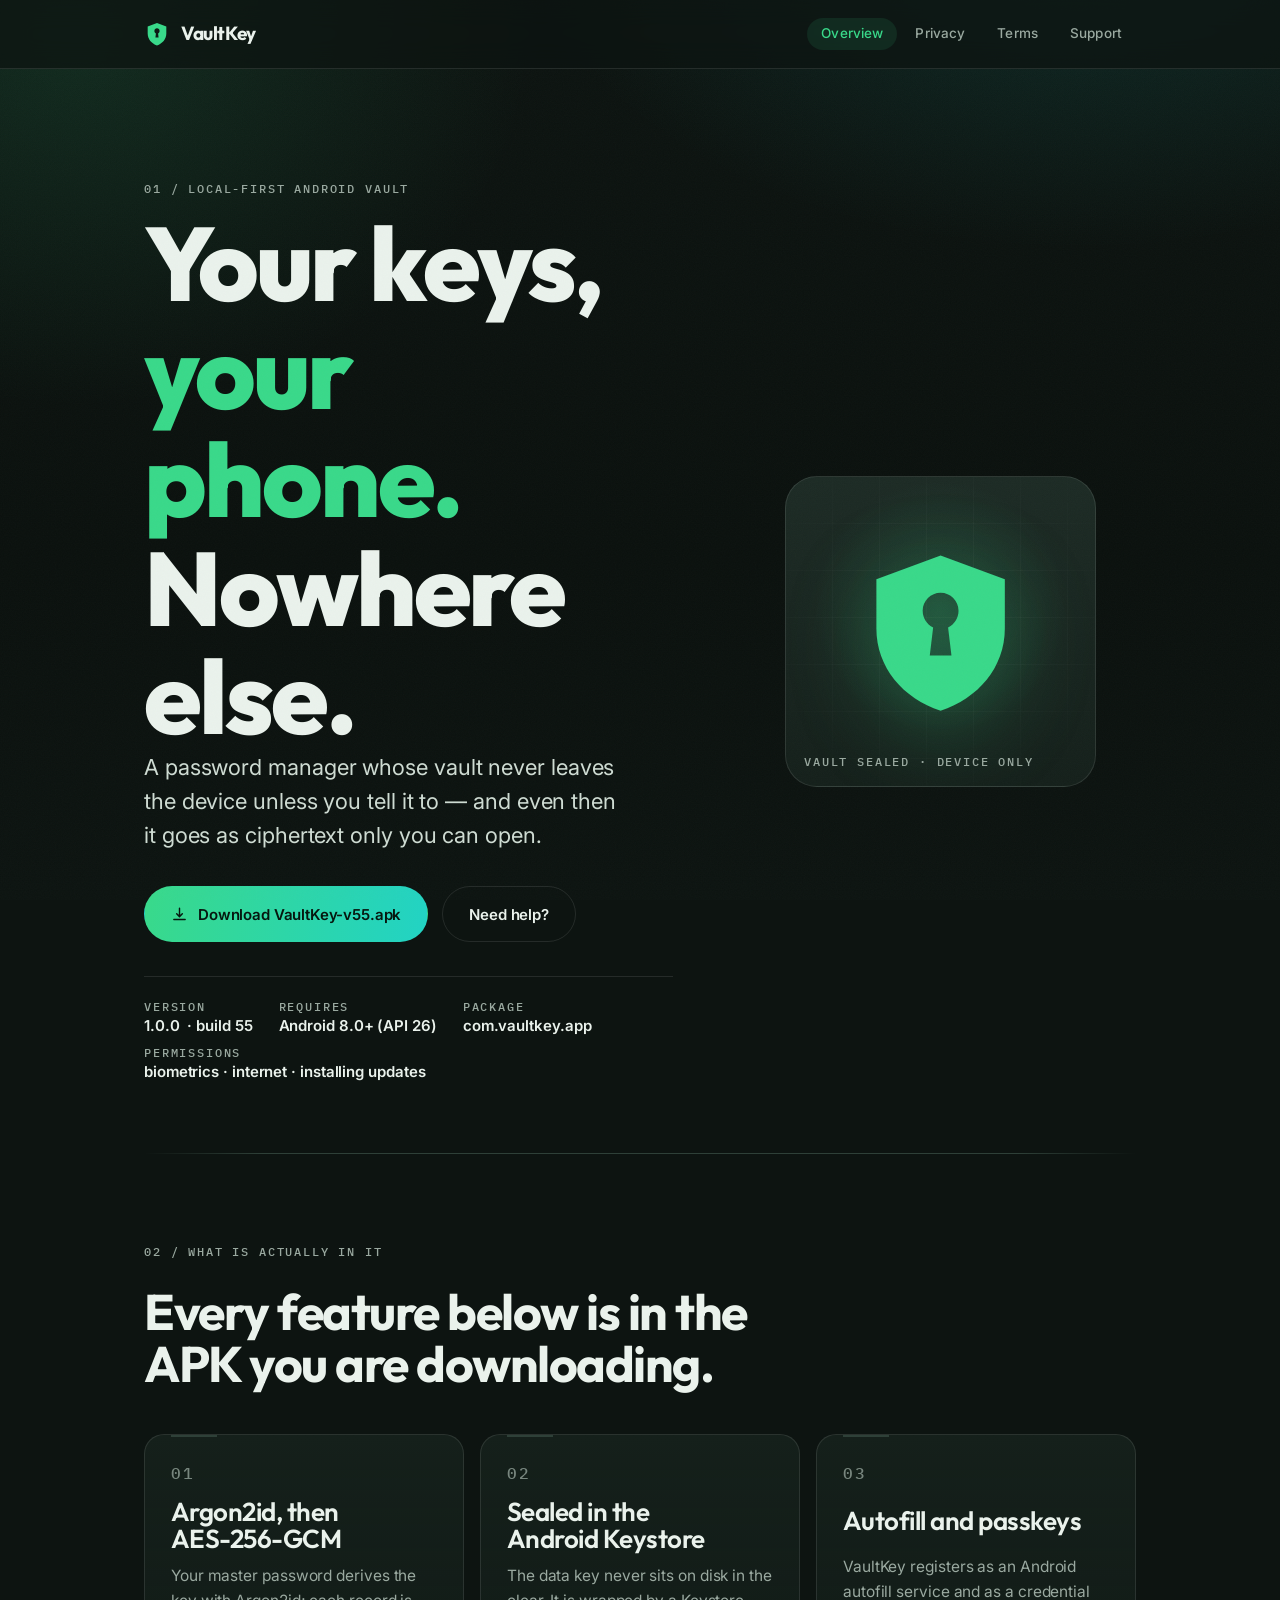
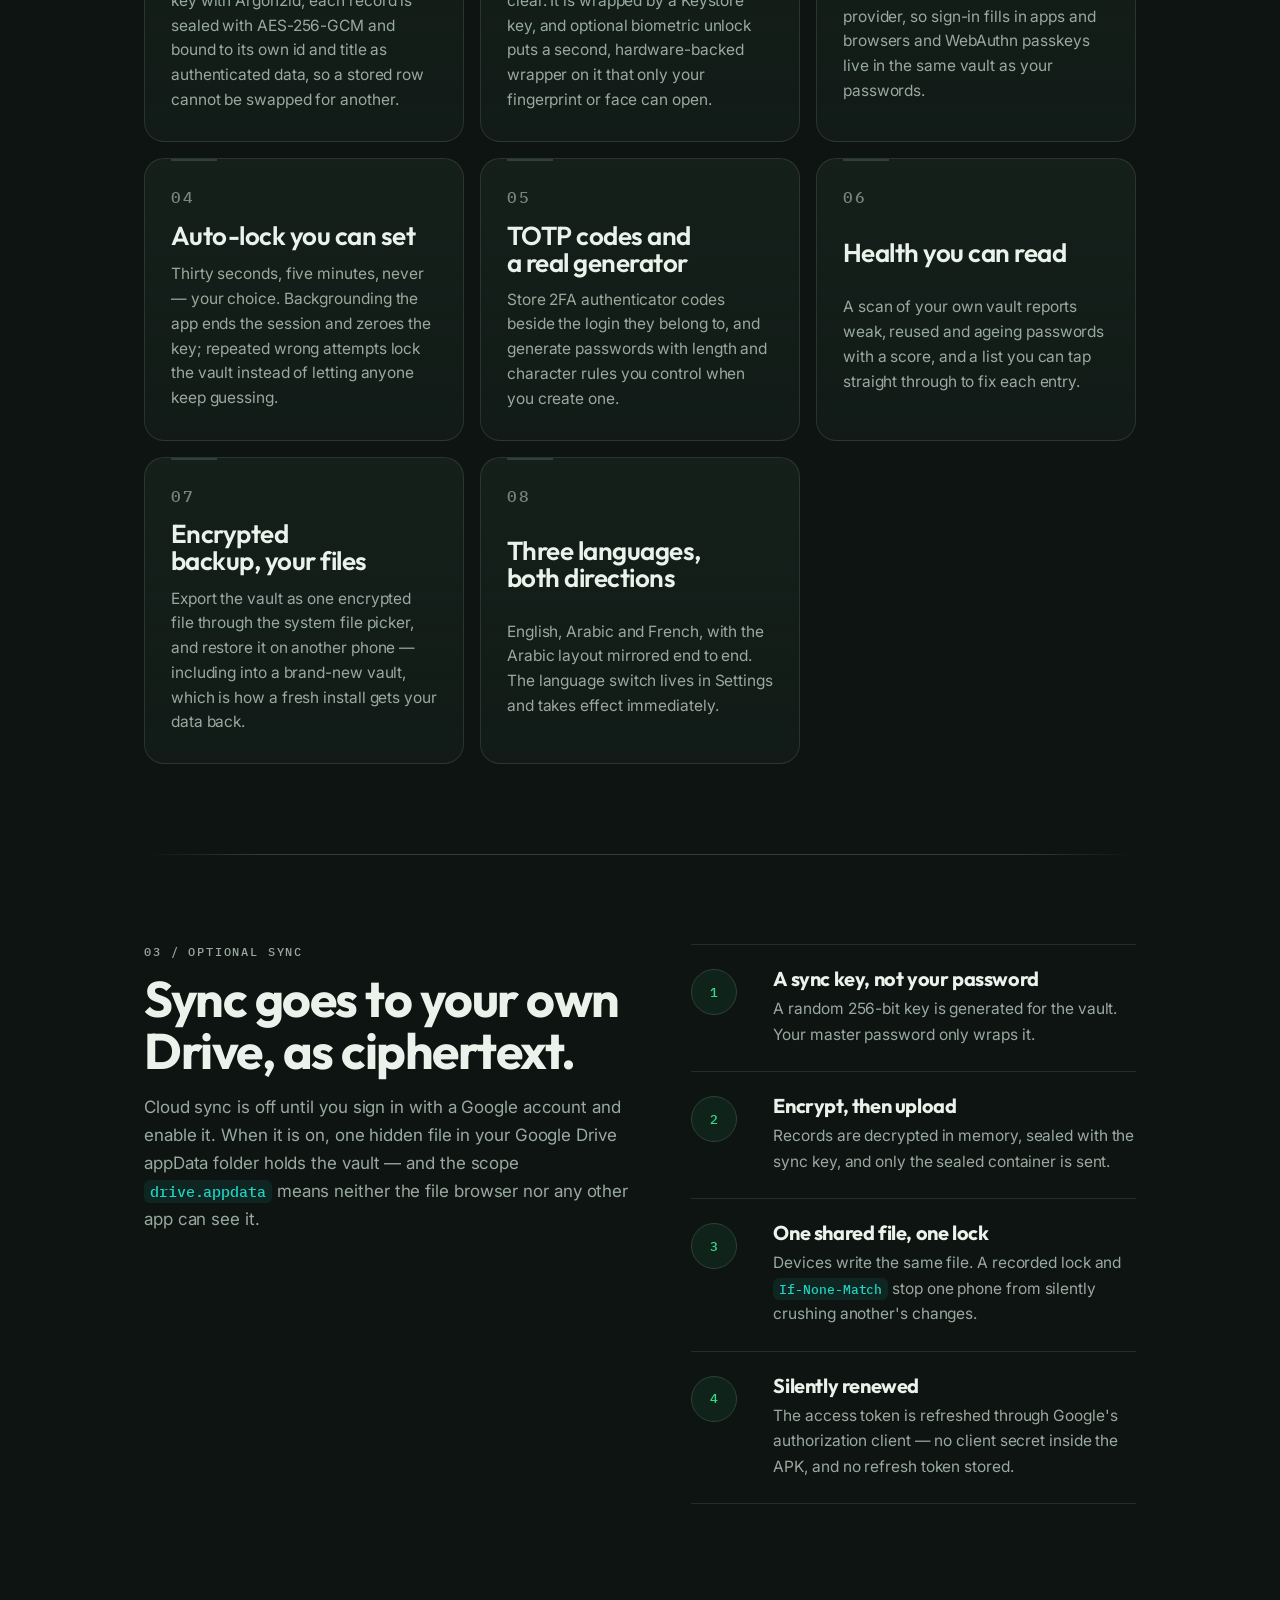
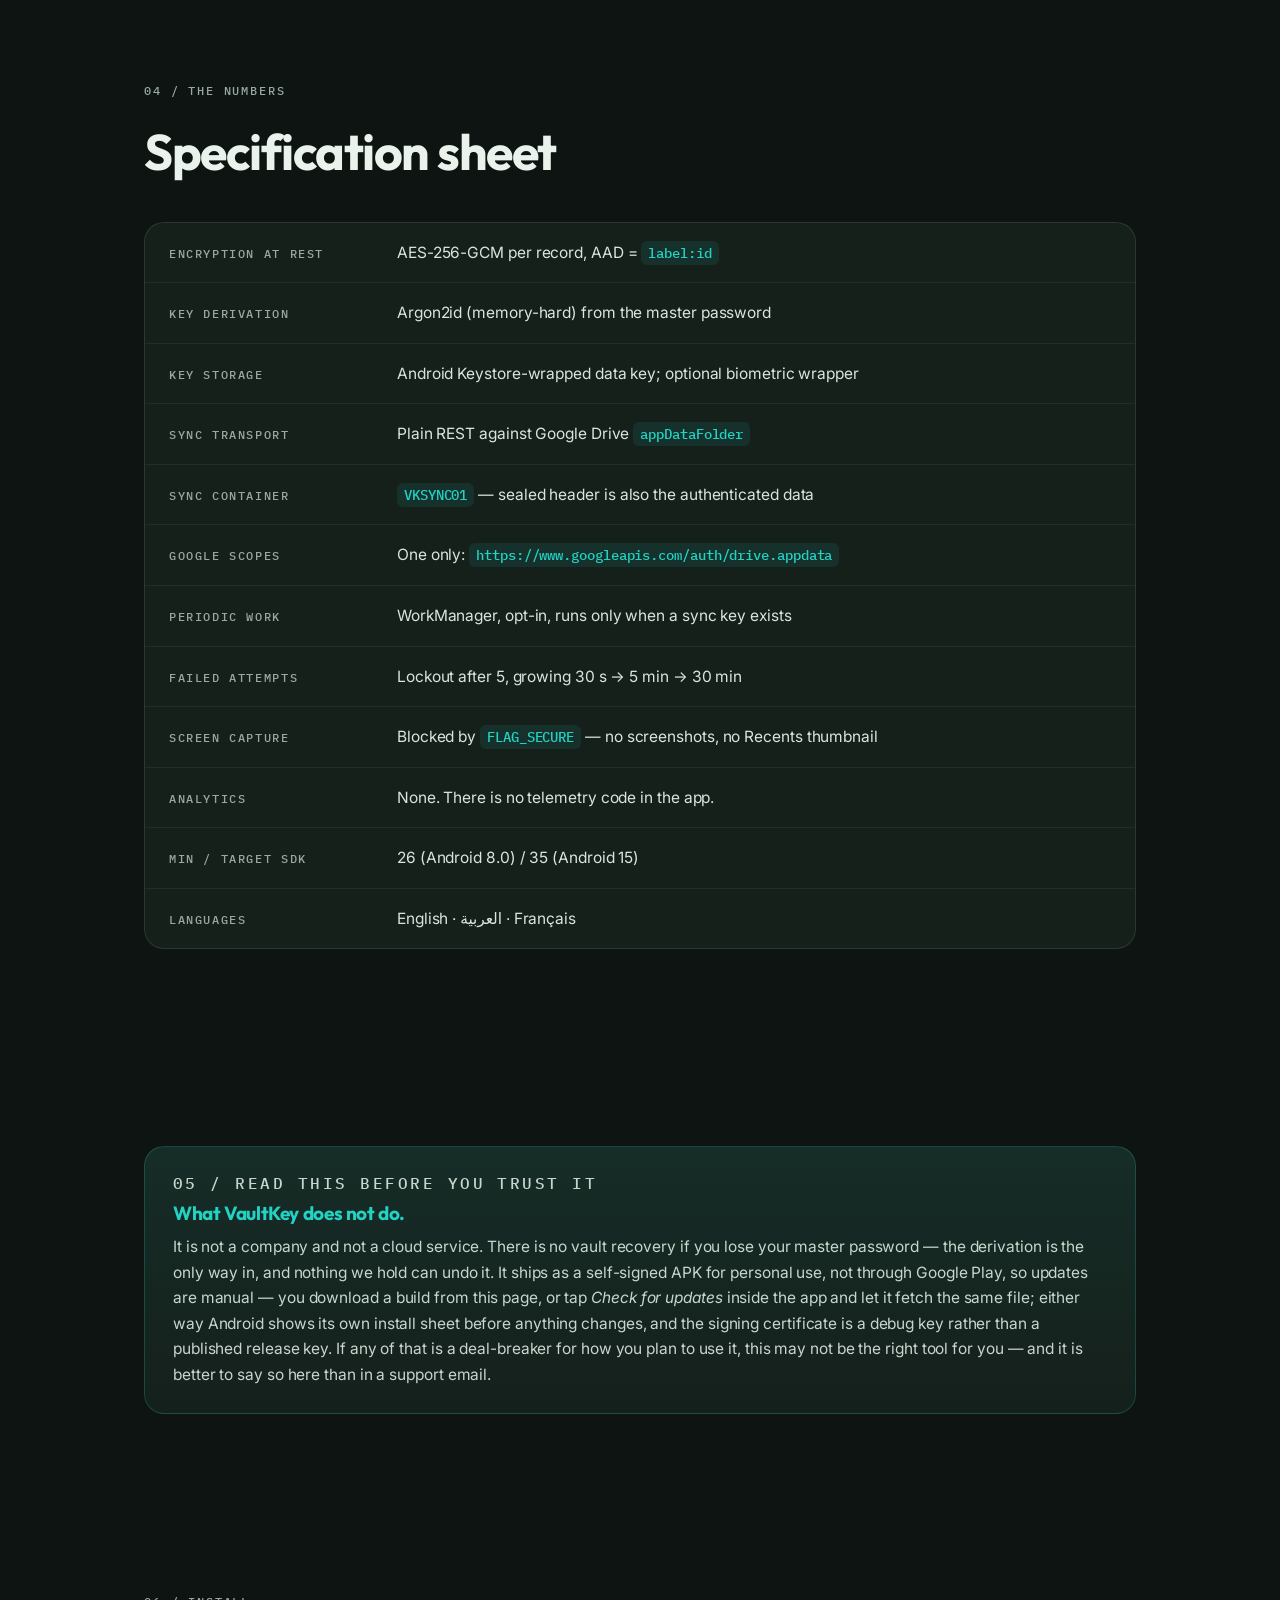
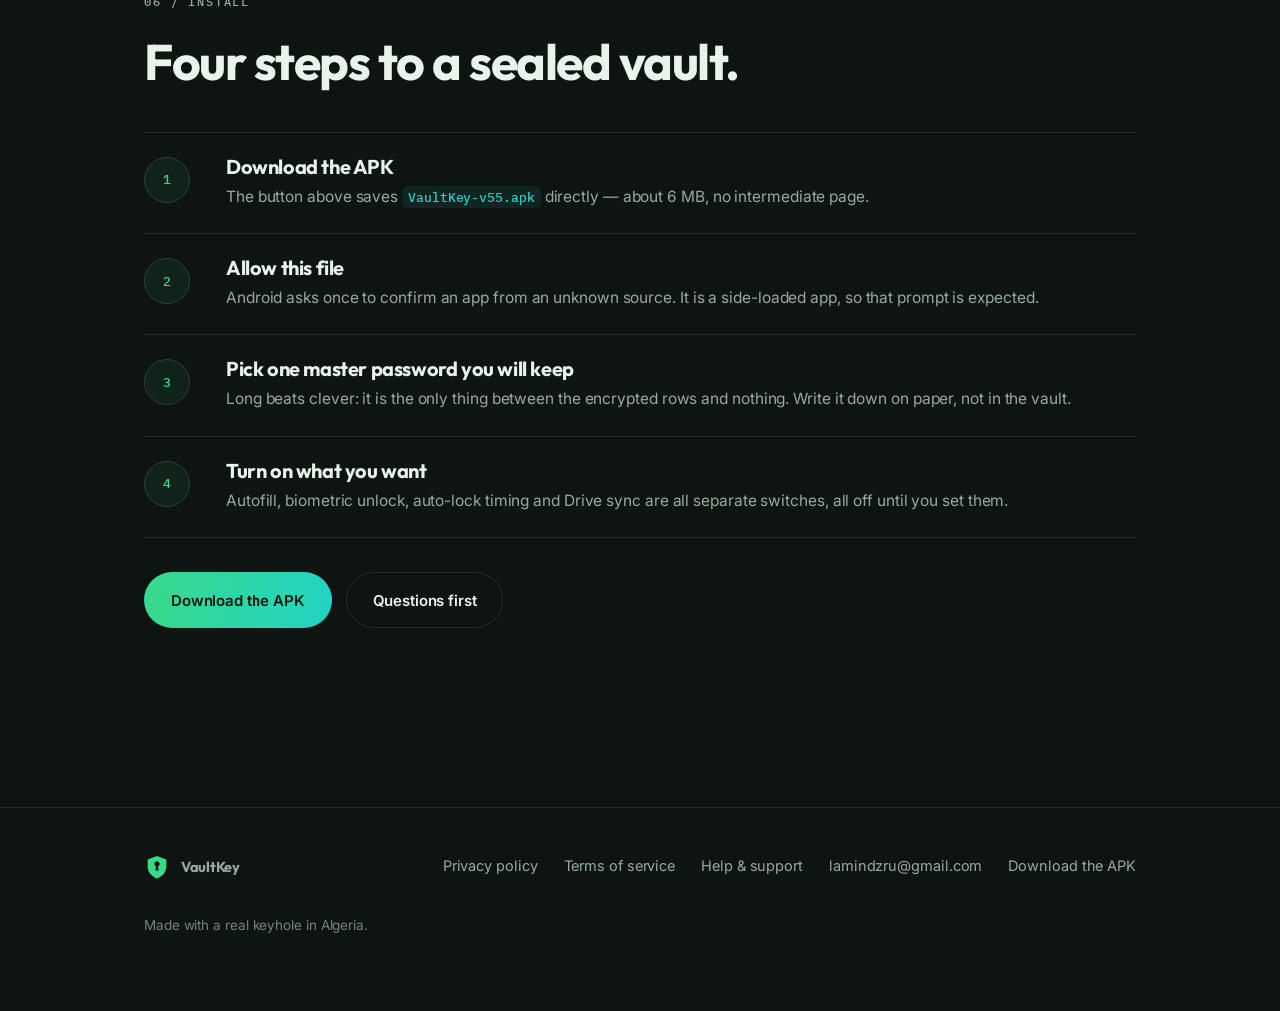
<file: index.html>
<!DOCTYPE html>
<html lang="en">
<head>
<meta charset="utf-8">
<meta name="viewport" content="width=device-width, initial-scale=1">
<title>VaultKey — a password vault that stays on your phone</title>
<meta name="description" content="VaultKey is an Android password manager that keeps its vault encrypted on the device: Argon2id, AES-256-GCM, Android Keystore, biometric unlock, autofill, TOTP, and optional end-to-end encrypted backup through your own Google Drive appData folder. No accounts, no analytics, no server.">
<meta name="theme-color" content="#0d1411">
<meta name="google-site-verification" content="TKoC3pStGU9T6Whm3M9GiKhkBIY5J8gcWcTRnBaTlT4" />
<meta property="og:type" content="website">
<meta property="og:title" content="VaultKey — a password vault that stays on your phone">
<meta property="og:description" content="Local-first Android password manager. Encrypted at rest with Argon2id + AES-256-GCM, sealed in the Android Keystore, with optional end-to-end encrypted Drive sync.">
<meta property="og:url" content="https://lamin-sudo.github.io/vaultkey-site/">
<meta property="og:image" content="https://lamin-sudo.github.io/vaultkey-site/assets/logo.svg">
<link rel="icon" href="assets/logo.svg" type="image/svg+xml">
<link rel="stylesheet" href="assets/site.css">
</head>
<body>

<header class="mast">
  <div class="wrap mast-row">
    <a class="brand" href="./">
      <svg viewBox="0 0 24 24" aria-hidden="true"><path fill="currentColor" fill-rule="evenodd" d="M12,1.8 L20.6,5 L20.6,11.6 C20.6,16.8 17,21 12,22.6 C7,21 3.4,16.8 3.4,11.6 L3.4,5 Z M12,6.8 C13.32,6.8 14.4,7.88 14.4,9.2 C14.4,10.18 13.83,11.03 13,11.45 L13.45,15.2 L10.55,15.2 L11,11.45 C10.17,11.03 9.6,10.18 9.6,9.2 C9.6,7.88 10.68,6.8 12,6.8 Z"/></svg>
      VaultKey
    </a>
    <nav class="sites">
      <a href="./" aria-current="page">Overview</a>
      <a href="privacy.html">Privacy</a>
      <a href="terms.html">Terms</a>
      <a href="support.html">Support</a>
    </nav>
  </div>
</header>

<main>

  <section class="hero">
    <div class="wrap hero-grid">
      <div class="reveal">
        <p class="mono">01 / local-first android vault</p>
        <h1><span class="line">Your keys,</span><span class="line">your phone.</span><span class="line">Nowhere else.</span></h1>
        <p class="lede">A password manager whose vault never leaves the device unless you tell it to — and even then it goes as ciphertext only you can open.</p>
        <div class="hero-cta">
          <a class="btn btn-primary" href="VaultKey-v55.apk" download>
            <svg viewBox="0 0 24 24" fill="none" stroke="currentColor" stroke-width="2" stroke-linecap="round" aria-hidden="true"><path d="M12 3v12m0 0 4-4m-4 4-4-4M4 19h16"/></svg>
            Download VaultKey-v55.apk
          </a>
          <a class="btn btn-ghost" href="support.html">Need help?</a>
        </div>
        <div class="hero-meta">
          <div><span class="mono">version</span><b>1.0.0 &nbsp;· build 55</b></div>
          <div><span class="mono">requires</span><b>Android 8.0+ (API 26)</b></div>
          <div><span class="mono">package</span><b>com.vaultkey.app</b></div>
          <div><span class="mono">permissions</span><b>biometrics · internet · installing updates</b></div>
        </div>
      </div>

      <figure class="mark" aria-label="The VaultKey mark: a shield with a keyhole cut through it.">
        <svg viewBox="0 0 24 24" aria-hidden="true"><path fill="currentColor" fill-rule="evenodd" d="M12,1.8 L20.6,5 L20.6,11.6 C20.6,16.8 17,21 12,22.6 C7,21 3.4,16.8 3.4,11.6 L3.4,5 Z M12,6.8 C13.32,6.8 14.4,7.88 14.4,9.2 C14.4,10.18 13.83,11.03 13,11.45 L13.45,15.2 L10.55,15.2 L11,11.45 C10.17,11.03 9.6,10.18 9.6,9.2 C9.6,7.88 10.68,6.8 12,6.8 Z"/></svg>
        <figcaption class="tag mono">vault sealed · device only</figcaption>
      </figure>
    </div>
  </section>

  <div class="wrap"><div class="rule"></div></div>

  <section>
    <div class="wrap">
      <div class="head">
        <p class="mono">02 / what is actually in it</p>
        <h2>Every feature below is in the APK you are downloading.</h2>
      </div>
      <div class="grid">
        <article class="card">
          <p class="mono idx">01</p>
          <h3>Argon2id, then AES-256-GCM</h3>
          <p>Your master password derives the key with Argon2id; each record is sealed with AES-256-GCM and bound to its own id and title as authenticated data, so a stored row cannot be swapped for another.</p>
        </article>
        <article class="card">
          <p class="mono idx">02</p>
          <h3>Sealed in the Android Keystore</h3>
          <p>The data key never sits on disk in the clear. It is wrapped by a Keystore key, and optional biometric unlock puts a second, hardware-backed wrapper on it that only your fingerprint or face can open.</p>
        </article>
        <article class="card">
          <p class="mono idx">03</p>
          <h3>Autofill and passkeys</h3>
          <p>VaultKey registers as an Android autofill service and as a credential provider, so sign-in fills in apps and browsers and WebAuthn passkeys live in the same vault as your passwords.</p>
        </article>
        <article class="card">
          <p class="mono idx">04</p>
          <h3>Auto-lock you can set</h3>
          <p>Thirty seconds, five minutes, never — your choice. Backgrounding the app ends the session and zeroes the key; repeated wrong attempts lock the vault instead of letting anyone keep guessing.</p>
        </article>
        <article class="card">
          <p class="mono idx">05</p>
          <h3>TOTP codes and a real generator</h3>
          <p>Store 2FA authenticator codes beside the login they belong to, and generate passwords with length and character rules you control when you create one.</p>
        </article>
        <article class="card">
          <p class="mono idx">06</p>
          <h3>Health you can read</h3>
          <p>A scan of your own vault reports weak, reused and ageing passwords with a score, and a list you can tap straight through to fix each entry.</p>
        </article>
        <article class="card">
          <p class="mono idx">07</p>
          <h3>Encrypted backup, your files</h3>
          <p>Export the vault as one encrypted file through the system file picker, and restore it on another phone — including into a brand-new vault, which is how a fresh install gets your data back.</p>
        </article>
        <article class="card">
          <p class="mono idx">08</p>
          <h3>Three languages, both directions</h3>
          <p>English, Arabic and French, with the Arabic layout mirrored end to end. The language switch lives in Settings and takes effect immediately.</p>
        </article>
      </div>
    </div>
  </section>

  <div class="wrap"><div class="rule"></div></div>

  <section>
    <div class="wrap split">
      <div>
        <p class="mono">03 / optional sync</p>
        <h2>Sync goes to your own Drive, as ciphertext.</h2>
        <p style="color:var(--muted);margin-top:16px">Cloud sync is off until you sign in with a Google account and enable it. When it is on, one hidden file in your Google Drive appData folder holds the vault — and the scope <code>drive.appdata</code> means neither the file browser nor any other app can see it.</p>
      </div>
      <div class="steps">
        <div class="step"><span class="n">1</span><div><h3>A sync key, not your password</h3><p>A random 256-bit key is generated for the vault. Your master password only wraps it.</p></div></div>
        <div class="step"><span class="n">2</span><div><h3>Encrypt, then upload</h3><p>Records are decrypted in memory, sealed with the sync key, and only the sealed container is sent.</p></div></div>
        <div class="step"><span class="n">3</span><div><h3>One shared file, one lock</h3><p>Devices write the same file. A recorded lock and <code>If-None-Match</code> stop one phone from silently crushing another's changes.</p></div></div>
        <div class="step"><span class="n">4</span><div><h3>Silently renewed</h3><p>The access token is refreshed through Google's authorization client — no client secret inside the APK, and no refresh token stored.</p></div></div>
      </div>
    </div>
  </section>

  <section>
    <div class="wrap">
      <div class="head">
        <p class="mono">04 / the numbers</p>
        <h2>Specification sheet</h2>
      </div>
      <dl class="spec">
        <div class="spec-row"><dt>Encryption at rest</dt><dd>AES-256-GCM per record, AAD = <code>label:id</code></dd></div>
        <div class="spec-row"><dt>Key derivation</dt><dd>Argon2id (memory-hard) from the master password</dd></div>
        <div class="spec-row"><dt>Key storage</dt><dd>Android Keystore-wrapped data key; optional biometric wrapper</dd></div>
        <div class="spec-row"><dt>Sync transport</dt><dd>Plain REST against Google Drive <code>appDataFolder</code></dd></div>
        <div class="spec-row"><dt>Sync container</dt><dd><code>VKSYNC01</code> — sealed header is also the authenticated data</dd></div>
        <div class="spec-row"><dt>Google scopes</dt><dd>One only: <code>https://www.googleapis.com/auth/drive.appdata</code></dd></div>
        <div class="spec-row"><dt>Periodic work</dt><dd>WorkManager, opt-in, runs only when a sync key exists</dd></div>
        <div class="spec-row"><dt>Failed attempts</dt><dd>Lockout after 5, growing 30 s → 5 min → 30 min</dd></div>
        <div class="spec-row"><dt>Screen capture</dt><dd>Blocked by <code>FLAG_SECURE</code> — no screenshots, no Recents thumbnail</dd></div>
        <div class="spec-row"><dt>Analytics</dt><dd>None. There is no telemetry code in the app.</dd></div>
        <div class="spec-row"><dt>Min / target SDK</dt><dd>26 (Android 8.0) / 35 (Android 15)</dd></div>
        <div class="spec-row"><dt>Languages</dt><dd>English · العربية · Français</dd></div>
      </dl>
    </div>
  </section>

  <section>
    <div class="wrap">
      <div class="note">
        <p class="mono">05 / read this before you trust it</p>
        <h3>What VaultKey does not do.</h3>
        <p>It is not a company and not a cloud service. There is no vault recovery if you lose your master password — the derivation is the only way in, and nothing we hold can undo it. It ships as a self-signed APK for personal use, not through Google Play, so updates are manual — you download a build from this page, or tap <em>Check for updates</em> inside the app and let it fetch the same file; either way Android shows its own install sheet before anything changes, and the signing certificate is a debug key rather than a published release key. If any of that is a deal-breaker for how you plan to use it, this may not be the right tool for you — and it is better to say so here than in a support email.</p>
      </div>
    </div>
  </section>

  <section>
    <div class="wrap">
      <div class="head">
        <p class="mono">06 / install</p>
        <h2>Four steps to a sealed vault.</h2>
      </div>
      <div class="steps">
        <div class="step"><span class="n">1</span><div><h3>Download the APK</h3><p>The button above saves <code>VaultKey-v55.apk</code> directly — about 6 MB, no intermediate page.</p></div></div>
        <div class="step"><span class="n">2</span><div><h3>Allow this file</h3><p>Android asks once to confirm an app from an unknown source. It is a side-loaded app, so that prompt is expected.</p></div></div>
        <div class="step"><span class="n">3</span><div><h3>Pick one master password you will keep</h3><p>Long beats clever: it is the only thing between the encrypted rows and nothing. Write it down on paper, not in the vault.</p></div></div>
        <div class="step"><span class="n">4</span><div><h3>Turn on what you want</h3><p>Autofill, biometric unlock, auto-lock timing and Drive sync are all separate switches, all off until you set them.</p></div></div>
      </div>
      <div class="hero-cta" style="margin-top:34px">
        <a class="btn btn-primary" href="VaultKey-v55.apk" download>Download the APK</a>
        <a class="btn btn-ghost" href="support.html">Questions first</a>
      </div>
    </div>
  </section>

</main>

<footer class="foot">
  <div class="wrap">
    <div class="foot-grid">
      <div>
        <a class="brand" href="./" style="border:0">
          <svg viewBox="0 0 24 24" aria-hidden="true"><path fill="currentColor" fill-rule="evenodd" d="M12,1.8 L20.6,5 L20.6,11.6 C20.6,16.8 17,21 12,22.6 C7,21 3.4,16.8 3.4,11.6 L3.4,5 Z M12,6.8 C13.32,6.8 14.4,7.88 14.4,9.2 C14.4,10.18 13.83,11.03 13,11.45 L13.45,15.2 L10.55,15.2 L11,11.45 C10.17,11.03 9.6,10.18 9.6,9.2 C9.6,7.88 10.68,6.8 12,6.8 Z"/></svg>
          VaultKey
        </a>
        <p class="foot sig">Made with a real keyhole in Algeria.</p>
      </div>
      <div class="cols">
        <a href="privacy.html">Privacy policy</a>
        <a href="terms.html">Terms of service</a>
        <a href="support.html">Help &amp; support</a>
        <a href="mailto:lamindzru@gmail.com">lamindzru@gmail.com</a>
        <a href="VaultKey-v55.apk" download>Download the APK</a>
      </div>
    </div>
  </div>
</footer>

</body>
</html>
</file>
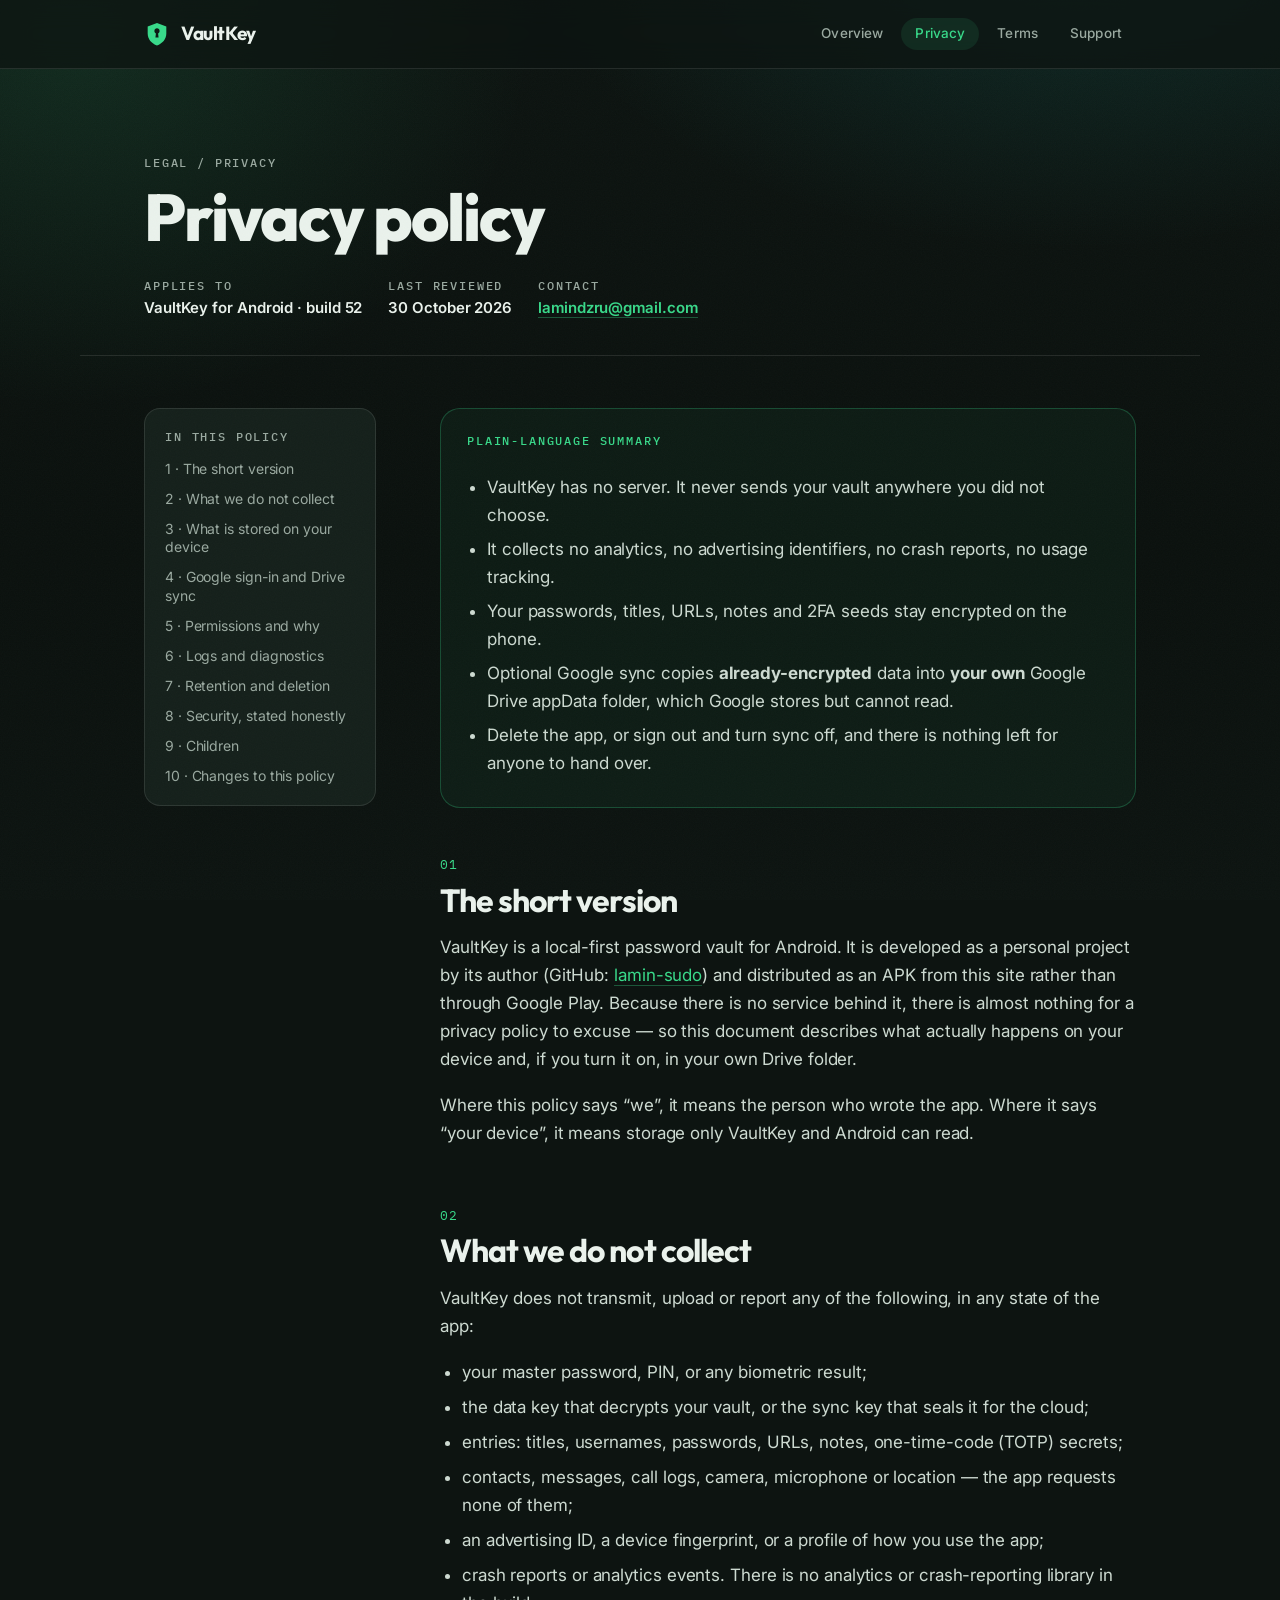
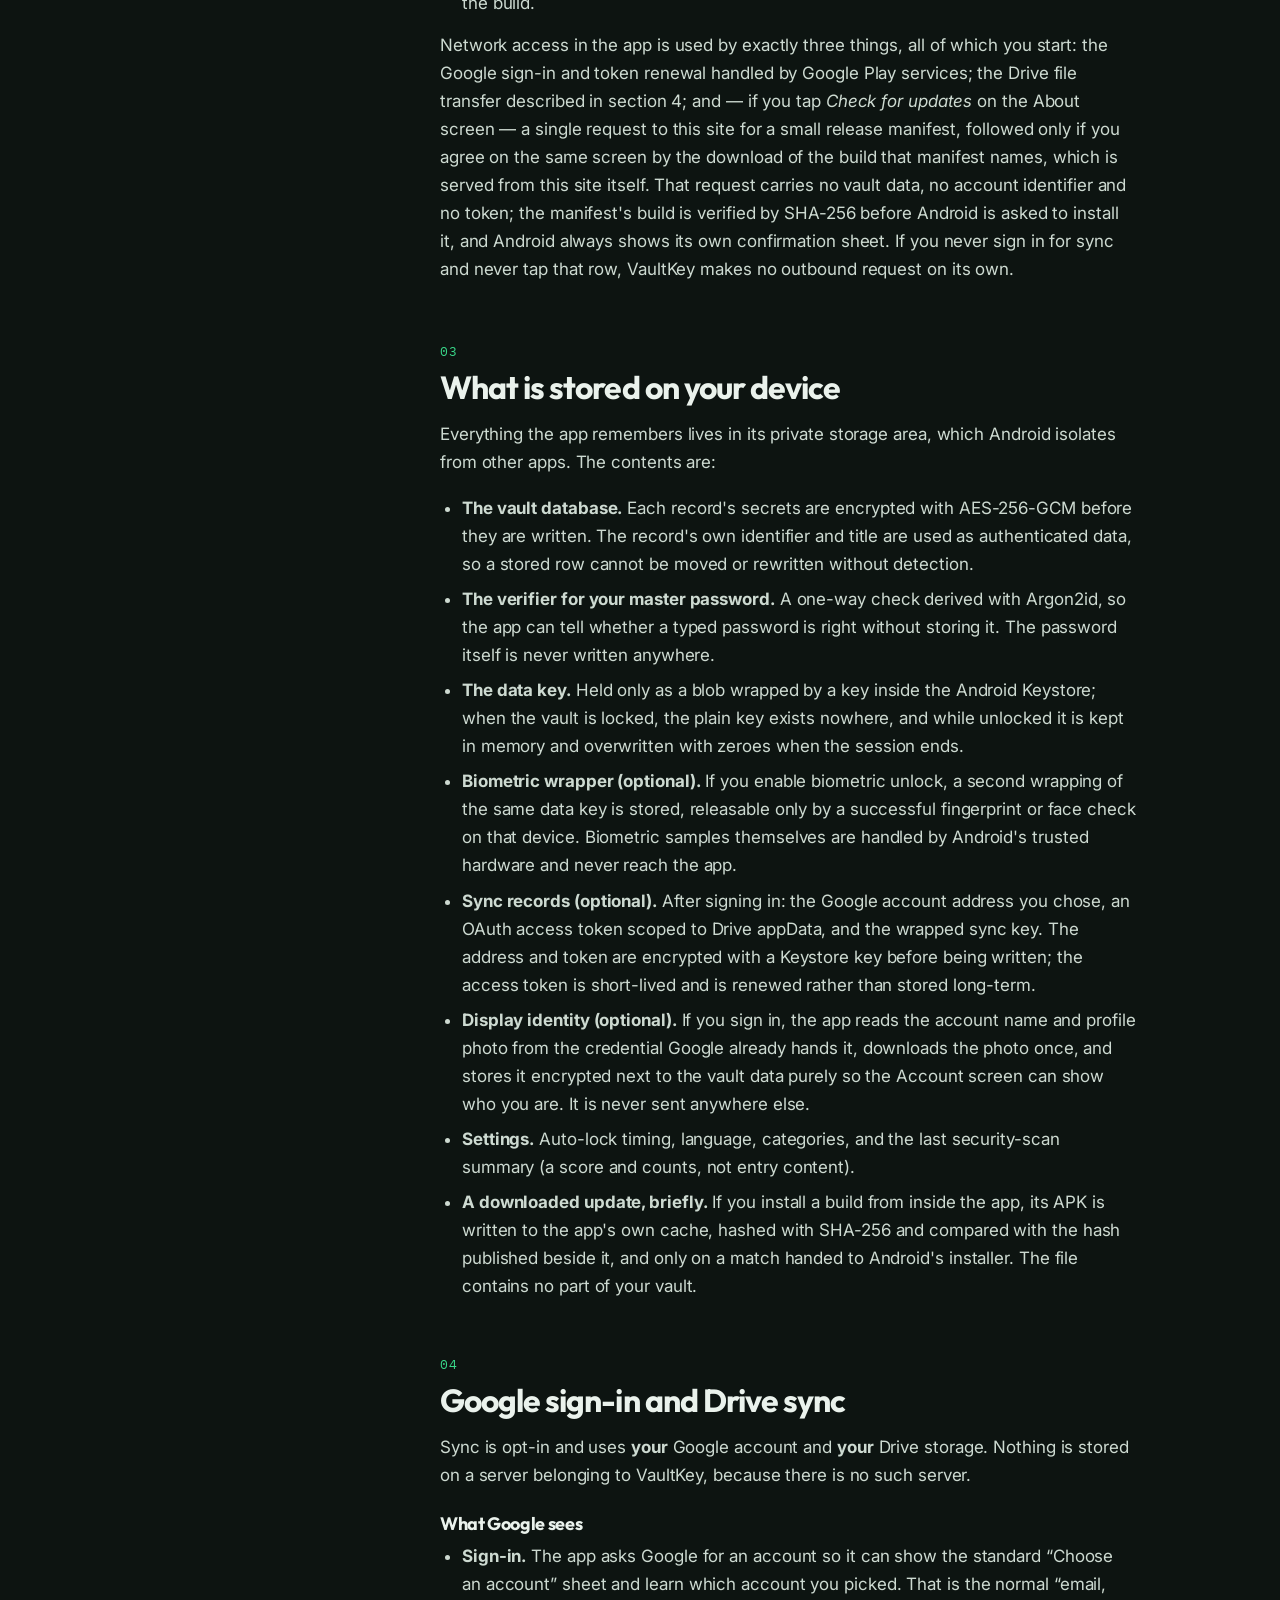
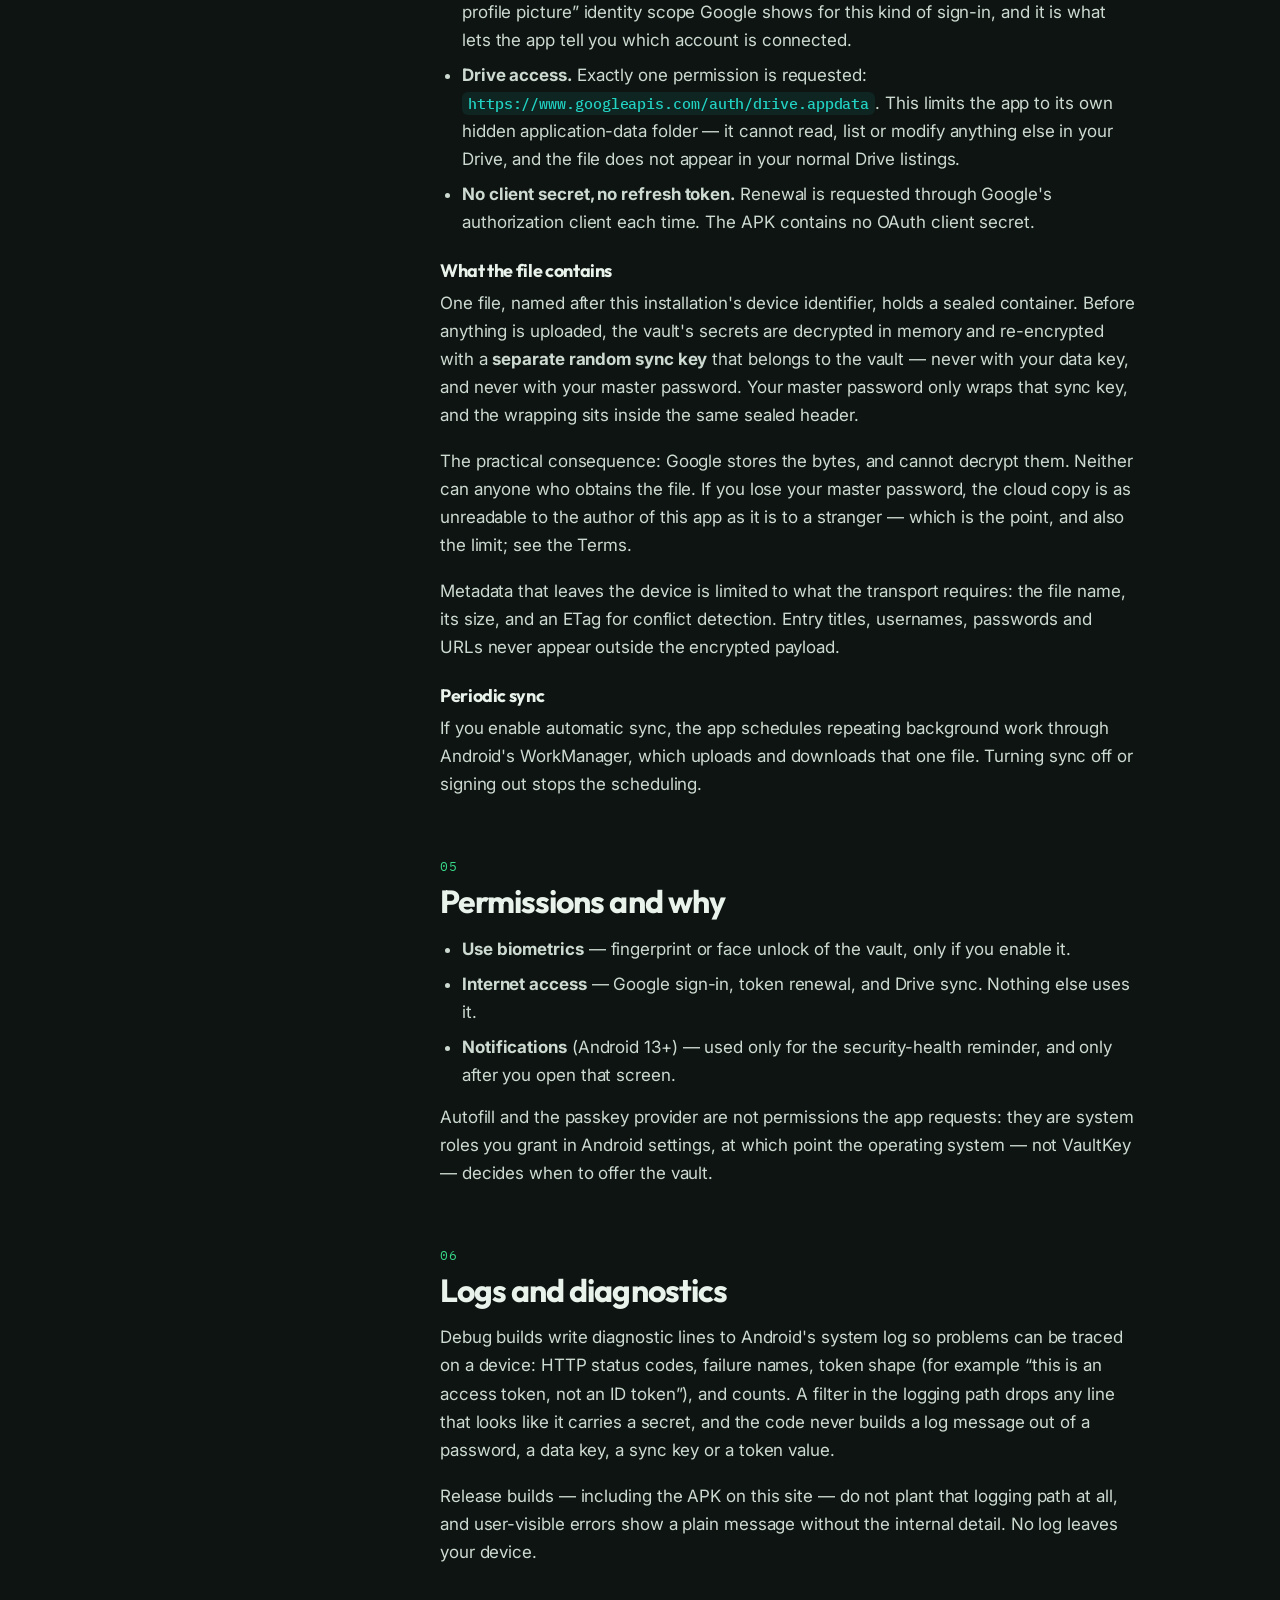
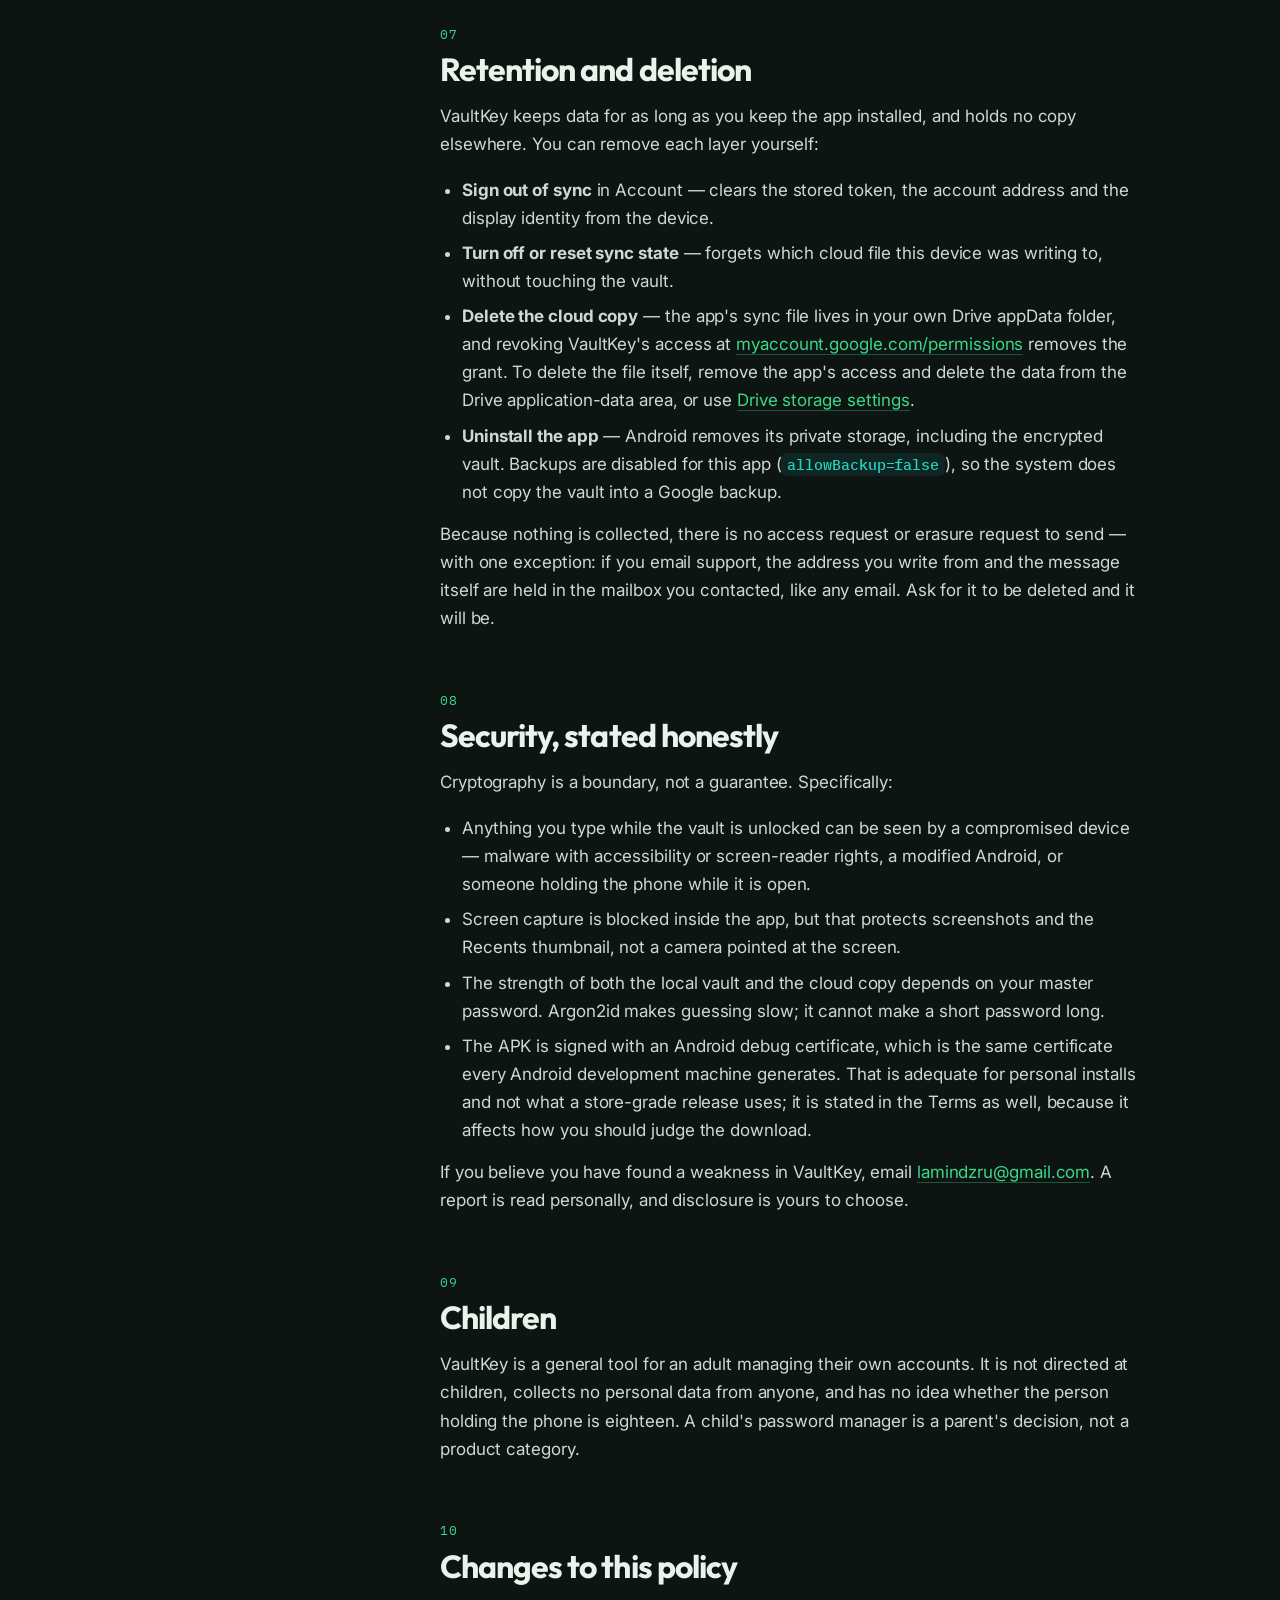
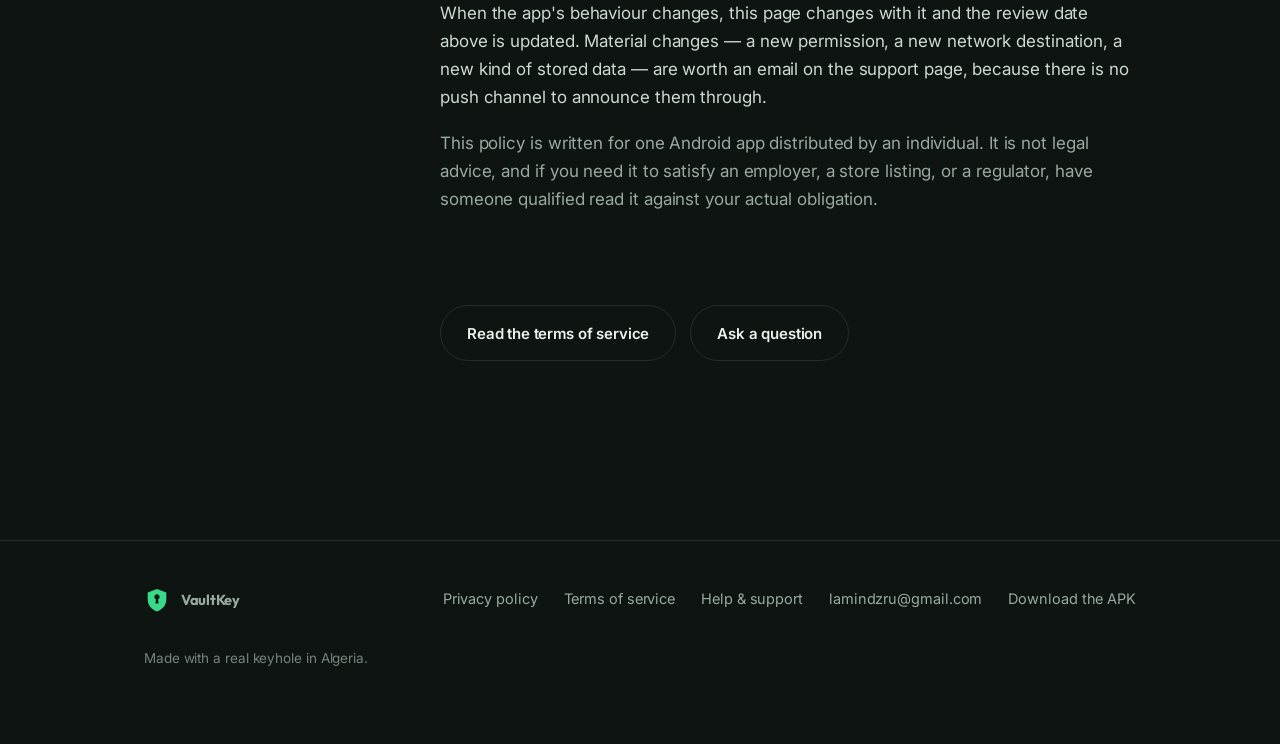
<file: privacy.html>
<!DOCTYPE html>
<html lang="en">
<head>
<meta charset="utf-8">
<meta name="viewport" content="width=device-width, initial-scale=1">
<title>Privacy policy — VaultKey</title>
<meta name="description" content="VaultKey stores its vault encrypted on your device and collects nothing. This policy describes exactly what is stored locally, what the optional Google Drive sync sends, and how to delete it.">
<meta name="theme-color" content="#0d1411">
<meta property="og:type" content="article">
<meta property="og:title" content="VaultKey — Privacy policy">
<meta property="og:url" content="https://lamin-sudo.github.io/vaultkey-site/privacy.html">
<link rel="icon" href="assets/logo.svg" type="image/svg+xml">
<link rel="stylesheet" href="assets/site.css">
</head>
<body>

<header class="mast">
  <div class="wrap mast-row">
    <a class="brand" href="./">
      <svg viewBox="0 0 24 24" aria-hidden="true"><path fill="currentColor" fill-rule="evenodd" d="M12,1.8 L20.6,5 L20.6,11.6 C20.6,16.8 17,21 12,22.6 C7,21 3.4,16.8 3.4,11.6 L3.4,5 Z M12,6.8 C13.32,6.8 14.4,7.88 14.4,9.2 C14.4,10.18 13.83,11.03 13,11.45 L13.45,15.2 L10.55,15.2 L11,11.45 C10.17,11.03 9.6,10.18 9.6,9.2 C9.6,7.88 10.68,6.8 12,6.8 Z"/></svg>
      VaultKey
    </a>
    <nav class="sites">
      <a href="./">Overview</a>
      <a href="privacy.html" aria-current="page">Privacy</a>
      <a href="terms.html">Terms</a>
      <a href="support.html">Support</a>
    </nav>
  </div>
</header>

<main>

  <div class="wrap doc-head">
    <p class="mono">legal / privacy</p>
    <h1>Privacy policy</h1>
    <div class="meta">
      <div><span class="mono">applies to</span><b>VaultKey for Android · build 52</b></div>
      <div><span class="mono">last reviewed</span><b>30 October 2026</b></div>
      <div><span class="mono">contact</span><b><a href="mailto:lamindzru@gmail.com">lamindzru@gmail.com</a></b></div>
    </div>
  </div>

  <div class="wrap doc">
    <nav class="toc" aria-label="Sections">
      <span class="mono">in this policy</span>
      <a href="#s1">1 · The short version</a>
      <a href="#s2">2 · What we do not collect</a>
      <a href="#s3">3 · What is stored on your device</a>
      <a href="#s4">4 · Google sign-in and Drive sync</a>
      <a href="#s5">5 · Permissions and why</a>
      <a href="#s6">6 · Logs and diagnostics</a>
      <a href="#s7">7 · Retention and deletion</a>
      <a href="#s8">8 · Security, stated honestly</a>
      <a href="#s9">9 · Children</a>
      <a href="#s10">10 · Changes to this policy</a>
    </nav>

    <div class="prose">

      <div class="summary">
        <p class="mono" style="color:var(--primary)">plain-language summary</p>
        <ul>
          <li>VaultKey has no server. It never sends your vault anywhere you did not choose.</li>
          <li>It collects no analytics, no advertising identifiers, no crash reports, no usage tracking.</li>
          <li>Your passwords, titles, URLs, notes and 2FA seeds stay encrypted on the phone.</li>
          <li>Optional Google sync copies <strong>already-encrypted</strong> data into <strong>your own</strong> Google Drive appData folder, which Google stores but cannot read.</li>
          <li>Delete the app, or sign out and turn sync off, and there is nothing left for anyone to hand over.</li>
        </ul>
      </div>

      <section id="s1">
        <p class="num">01</p>
        <h2>The short version</h2>
        <p>VaultKey is a local-first password vault for Android. It is developed as a personal project by its author (GitHub: <a href="https://github.com/lamin-sudo">lamin-sudo</a>) and distributed as an APK from this site rather than through Google Play. Because there is no service behind it, there is almost nothing for a privacy policy to excuse — so this document describes what actually happens on your device and, if you turn it on, in your own Drive folder.</p>
        <p>Where this policy says “we”, it means the person who wrote the app. Where it says “your device”, it means storage only VaultKey and Android can read.</p>
      </section>

      <section id="s2">
        <p class="num">02</p>
        <h2>What we do not collect</h2>
        <p>VaultKey does not transmit, upload or report any of the following, in any state of the app:</p>
        <ul>
          <li>your master password, PIN, or any biometric result;</li>
          <li>the data key that decrypts your vault, or the sync key that seals it for the cloud;</li>
          <li>entries: titles, usernames, passwords, URLs, notes, one-time-code (TOTP) secrets;</li>
          <li>contacts, messages, call logs, camera, microphone or location — the app requests none of them;</li>
          <li>an advertising ID, a device fingerprint, or a profile of how you use the app;</li>
          <li>crash reports or analytics events. There is no analytics or crash-reporting library in the build.</li>
        </ul>
        <p>Network access in the app is used by exactly three things, all of which you start: the Google sign-in and token renewal handled by Google Play services; the Drive file transfer described in section 4; and — if you tap <em>Check for updates</em> on the About screen — a single request to this site for a small release manifest, followed only if you agree on the same screen by the download of the build that manifest names, which is served from this site itself. That request carries no vault data, no account identifier and no token; the manifest's build is verified by SHA-256 before Android is asked to install it, and Android always shows its own confirmation sheet. If you never sign in for sync and never tap that row, VaultKey makes no outbound request on its own.</p>
      </section>

      <section id="s3">
        <p class="num">03</p>
        <h2>What is stored on your device</h2>
        <p>Everything the app remembers lives in its private storage area, which Android isolates from other apps. The contents are:</p>
        <ul>
          <li><strong>The vault database.</strong> Each record's secrets are encrypted with AES-256-GCM before they are written. The record's own identifier and title are used as authenticated data, so a stored row cannot be moved or rewritten without detection.</li>
          <li><strong>The verifier for your master password.</strong> A one-way check derived with Argon2id, so the app can tell whether a typed password is right without storing it. The password itself is never written anywhere.</li>
          <li><strong>The data key.</strong> Held only as a blob wrapped by a key inside the Android Keystore; when the vault is locked, the plain key exists nowhere, and while unlocked it is kept in memory and overwritten with zeroes when the session ends.</li>
          <li><strong>Biometric wrapper (optional).</strong> If you enable biometric unlock, a second wrapping of the same data key is stored, releasable only by a successful fingerprint or face check on that device. Biometric samples themselves are handled by Android's trusted hardware and never reach the app.</li>
          <li><strong>Sync records (optional).</strong> After signing in: the Google account address you chose, an OAuth access token scoped to Drive appData, and the wrapped sync key. The address and token are encrypted with a Keystore key before being written; the access token is short-lived and is renewed rather than stored long-term.</li>
          <li><strong>Display identity (optional).</strong> If you sign in, the app reads the account name and profile photo from the credential Google already hands it, downloads the photo once, and stores it encrypted next to the vault data purely so the Account screen can show who you are. It is never sent anywhere else.</li>
          <li><strong>Settings.</strong> Auto-lock timing, language, categories, and the last security-scan summary (a score and counts, not entry content).</li>
          <li><strong>A downloaded update, briefly.</strong> If you install a build from inside the app, its APK is written to the app's own cache, hashed with SHA-256 and compared with the hash published beside it, and only on a match handed to Android's installer. The file contains no part of your vault.</li>
        </ul>
      </section>

      <section id="s4">
        <p class="num">04</p>
        <h2>Google sign-in and Drive sync</h2>
        <p>Sync is opt-in and uses <strong>your</strong> Google account and <strong>your</strong> Drive storage. Nothing is stored on a server belonging to VaultKey, because there is no such server.</p>
        <h3>What Google sees</h3>
        <ul>
          <li><strong>Sign-in.</strong> The app asks Google for an account so it can show the standard “Choose an account” sheet and learn which account you picked. That is the normal “email, profile picture” identity scope Google shows for this kind of sign-in, and it is what lets the app tell you which account is connected.</li>
          <li><strong>Drive access.</strong> Exactly one permission is requested: <code>https://www.googleapis.com/auth/drive.appdata</code>. This limits the app to its own hidden application-data folder — it cannot read, list or modify anything else in your Drive, and the file does not appear in your normal Drive listings.</li>
          <li><strong>No client secret, no refresh token.</strong> Renewal is requested through Google's authorization client each time. The APK contains no OAuth client secret.</li>
        </ul>
        <h3>What the file contains</h3>
        <p>One file, named after this installation's device identifier, holds a sealed container. Before anything is uploaded, the vault's secrets are decrypted in memory and re-encrypted with a <strong>separate random sync key</strong> that belongs to the vault — never with your data key, and never with your master password. Your master password only wraps that sync key, and the wrapping sits inside the same sealed header.</p>
        <p>The practical consequence: Google stores the bytes, and cannot decrypt them. Neither can anyone who obtains the file. If you lose your master password, the cloud copy is as unreadable to the author of this app as it is to a stranger — which is the point, and also the limit; see the Terms.</p>
        <p>Metadata that leaves the device is limited to what the transport requires: the file name, its size, and an ETag for conflict detection. Entry titles, usernames, passwords and URLs never appear outside the encrypted payload.</p>
        <h3>Periodic sync</h3>
        <p>If you enable automatic sync, the app schedules repeating background work through Android's WorkManager, which uploads and downloads that one file. Turning sync off or signing out stops the scheduling.</p>
      </section>

      <section id="s5">
        <p class="num">05</p>
        <h2>Permissions and why</h2>
        <ul>
          <li><strong>Use biometrics</strong> — fingerprint or face unlock of the vault, only if you enable it.</li>
          <li><strong>Internet access</strong> — Google sign-in, token renewal, and Drive sync. Nothing else uses it.</li>
          <li><strong>Notifications</strong> (Android 13+) — used only for the security-health reminder, and only after you open that screen.</li>
        </ul>
        <p>Autofill and the passkey provider are not permissions the app requests: they are system roles you grant in Android settings, at which point the operating system — not VaultKey — decides when to offer the vault.</p>
      </section>

      <section id="s6">
        <p class="num">06</p>
        <h2>Logs and diagnostics</h2>
        <p>Debug builds write diagnostic lines to Android's system log so problems can be traced on a device: HTTP status codes, failure names, token shape (for example “this is an access token, not an ID token”), and counts. A filter in the logging path drops any line that looks like it carries a secret, and the code never builds a log message out of a password, a data key, a sync key or a token value.</p>
        <p>Release builds — including the APK on this site — do not plant that logging path at all, and user-visible errors show a plain message without the internal detail. No log leaves your device.</p>
      </section>

      <section id="s7">
        <p class="num">07</p>
        <h2>Retention and deletion</h2>
        <p>VaultKey keeps data for as long as you keep the app installed, and holds no copy elsewhere. You can remove each layer yourself:</p>
        <ul>
          <li><strong>Sign out of sync</strong> in Account — clears the stored token, the account address and the display identity from the device.</li>
          <li><strong>Turn off or reset sync state</strong> — forgets which cloud file this device was writing to, without touching the vault.</li>
          <li><strong>Delete the cloud copy</strong> — the app's sync file lives in your own Drive appData folder, and revoking VaultKey's access at <a href="https://myaccount.google.com/permissions" rel="noopener">myaccount.google.com/permissions</a> removes the grant. To delete the file itself, remove the app's access and delete the data from the Drive application-data area, or use <a href="https://drive.google.com/settings/storage" rel="noopener">Drive storage settings</a>.</li>
          <li><strong>Uninstall the app</strong> — Android removes its private storage, including the encrypted vault. Backups are disabled for this app (<code>allowBackup=false</code>), so the system does not copy the vault into a Google backup.</li>
        </ul>
        <p>Because nothing is collected, there is no access request or erasure request to send — with one exception: if you email support, the address you write from and the message itself are held in the mailbox you contacted, like any email. Ask for it to be deleted and it will be.</p>
      </section>

      <section id="s8">
        <p class="num">08</p>
        <h2>Security, stated honestly</h2>
        <p>Cryptography is a boundary, not a guarantee. Specifically:</p>
        <ul>
          <li>Anything you type while the vault is unlocked can be seen by a compromised device — malware with accessibility or screen-reader rights, a modified Android, or someone holding the phone while it is open.</li>
          <li>Screen capture is blocked inside the app, but that protects screenshots and the Recents thumbnail, not a camera pointed at the screen.</li>
          <li>The strength of both the local vault and the cloud copy depends on your master password. Argon2id makes guessing slow; it cannot make a short password long.</li>
          <li>The APK is signed with an Android debug certificate, which is the same certificate every Android development machine generates. That is adequate for personal installs and not what a store-grade release uses; it is stated in the Terms as well, because it affects how you should judge the download.</li>
        </ul>
        <p>If you believe you have found a weakness in VaultKey, email <a href="mailto:lamindzru@gmail.com">lamindzru@gmail.com</a>. A report is read personally, and disclosure is yours to choose.</p>
      </section>

      <section id="s9">
        <p class="num">09</p>
        <h2>Children</h2>
        <p>VaultKey is a general tool for an adult managing their own accounts. It is not directed at children, collects no personal data from anyone, and has no idea whether the person holding the phone is eighteen. A child's password manager is a parent's decision, not a product category.</p>
      </section>

      <section id="s10">
        <p class="num">10</p>
        <h2>Changes to this policy</h2>
        <p>When the app's behaviour changes, this page changes with it and the review date above is updated. Material changes — a new permission, a new network destination, a new kind of stored data — are worth an email on the support page, because there is no push channel to announce them through.</p>
        <p style="color:var(--muted)">This policy is written for one Android app distributed by an individual. It is not legal advice, and if you need it to satisfy an employer, a store listing, or a regulator, have someone qualified read it against your actual obligation.</p>
      </section>

      <div class="hero-cta">
        <a class="btn btn-ghost" href="terms.html">Read the terms of service</a>
        <a class="btn btn-ghost" href="support.html">Ask a question</a>
      </div>
    </div>
  </div>

</main>

<footer class="foot">
  <div class="wrap">
    <div class="foot-grid">
      <div>
        <a class="brand" href="./" style="border:0">
          <svg viewBox="0 0 24 24" aria-hidden="true"><path fill="currentColor" fill-rule="evenodd" d="M12,1.8 L20.6,5 L20.6,11.6 C20.6,16.8 17,21 12,22.6 C7,21 3.4,16.8 3.4,11.6 L3.4,5 Z M12,6.8 C13.32,6.8 14.4,7.88 14.4,9.2 C14.4,10.18 13.83,11.03 13,11.45 L13.45,15.2 L10.55,15.2 L11,11.45 C10.17,11.03 9.6,10.18 9.6,9.2 C9.6,7.88 10.68,6.8 12,6.8 Z"/></svg>
          VaultKey
        </a>
        <p class="foot sig">Made with a real keyhole in Algeria.</p>
      </div>
      <div class="cols">
        <a href="privacy.html">Privacy policy</a>
        <a href="terms.html">Terms of service</a>
        <a href="support.html">Help &amp; support</a>
        <a href="mailto:lamindzru@gmail.com">lamindzru@gmail.com</a>
        <a href="VaultKey-v55.apk" download>Download the APK</a>
      </div>
    </div>
  </div>
</footer>

</body>
</html>
</file>
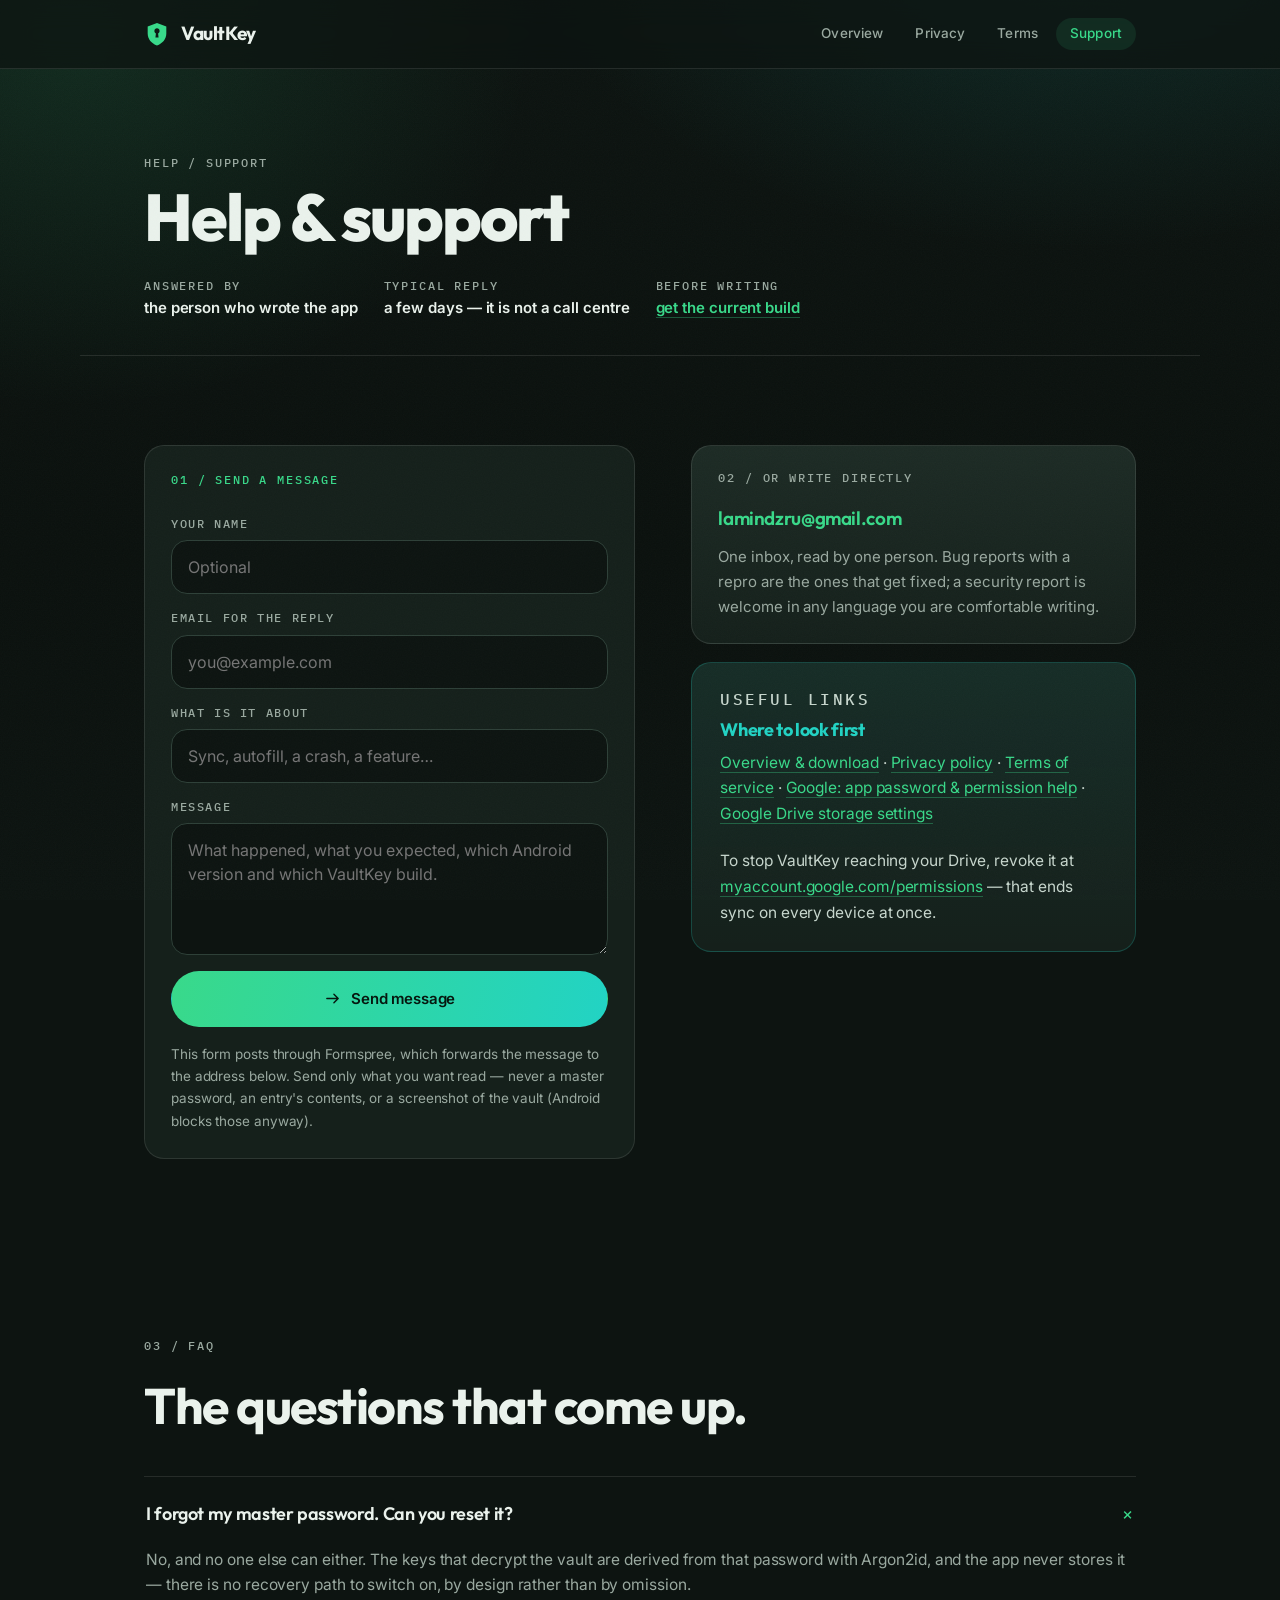
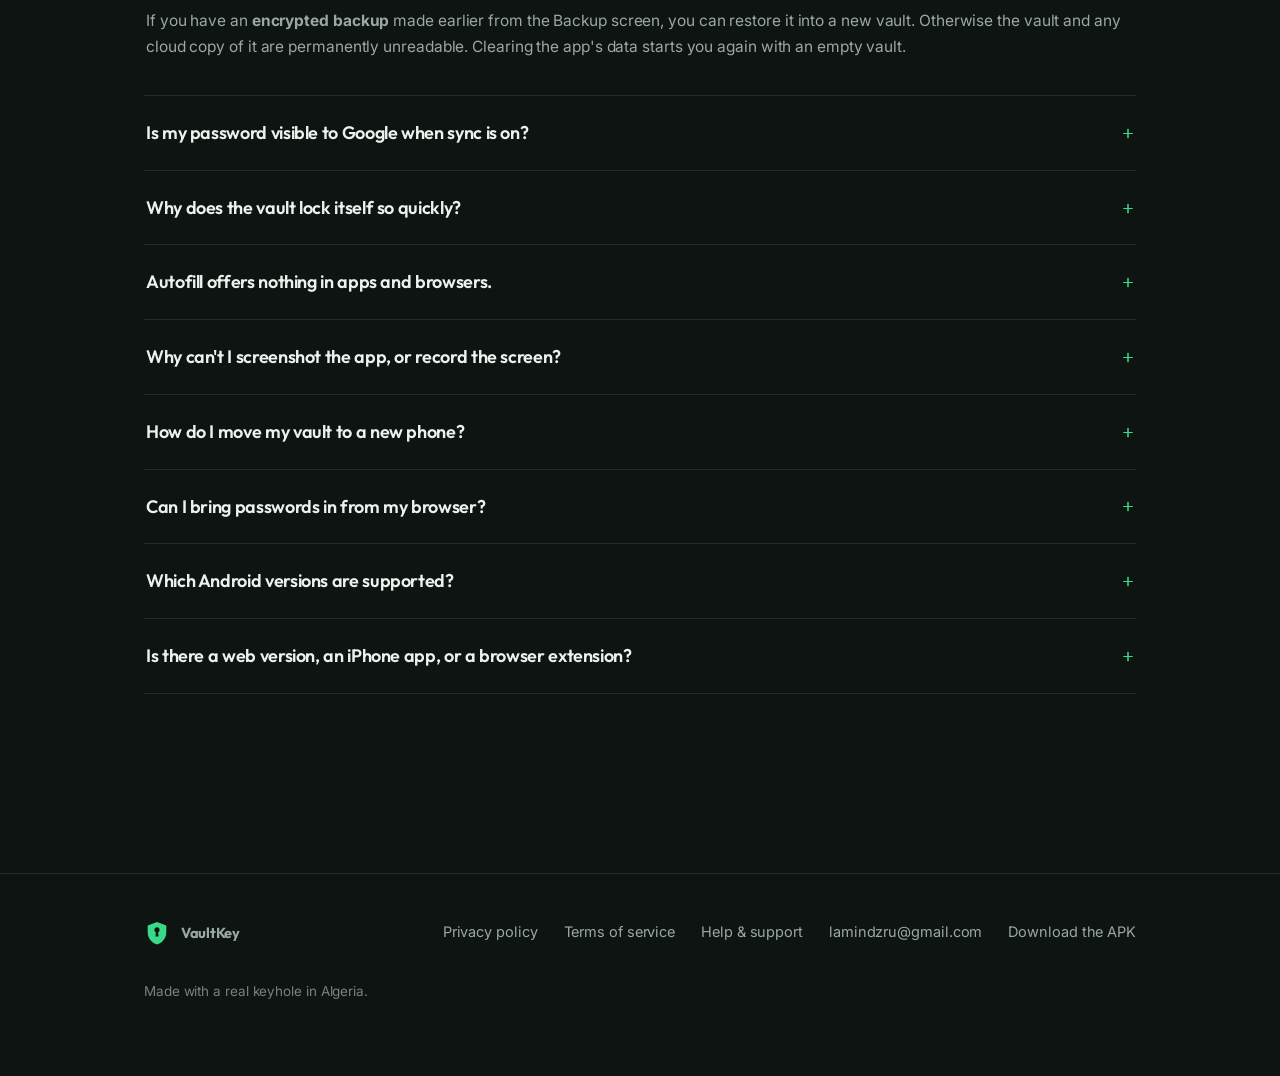
<file: support.html>
<!DOCTYPE html>
<html lang="en">
<head>
<meta charset="utf-8">
<meta name="viewport" content="width=device-width, initial-scale=1">
<title>Help &amp; support — VaultKey</title>
<meta name="description" content="Answers to the questions VaultKey actually gets asked, plus a form and an email address that reach the person who wrote the app.">
<meta name="theme-color" content="#0d1411">
<meta property="og:type" content="article">
<meta property="og:title" content="VaultKey — Help &amp; support">
<meta property="og:url" content="https://lamin-sudo.github.io/vaultkey-site/support.html">
<link rel="icon" href="assets/logo.svg" type="image/svg+xml">
<link rel="stylesheet" href="assets/site.css">
</head>
<body>

<header class="mast">
  <div class="wrap mast-row">
    <a class="brand" href="./">
      <svg viewBox="0 0 24 24" aria-hidden="true"><path fill="currentColor" fill-rule="evenodd" d="M12,1.8 L20.6,5 L20.6,11.6 C20.6,16.8 17,21 12,22.6 C7,21 3.4,16.8 3.4,11.6 L3.4,5 Z M12,6.8 C13.32,6.8 14.4,7.88 14.4,9.2 C14.4,10.18 13.83,11.03 13,11.45 L13.45,15.2 L10.55,15.2 L11,11.45 C10.17,11.03 9.6,10.18 9.6,9.2 C9.6,7.88 10.68,6.8 12,6.8 Z"/></svg>
      VaultKey
    </a>
    <nav class="sites">
      <a href="./">Overview</a>
      <a href="privacy.html">Privacy</a>
      <a href="terms.html">Terms</a>
      <a href="support.html" aria-current="page">Support</a>
    </nav>
  </div>
</header>

<main>

  <div class="wrap doc-head">
    <p class="mono">help / support</p>
    <h1>Help &amp; support</h1>
    <div class="meta">
      <div><span class="mono">answered by</span><b>the person who wrote the app</b></div>
      <div><span class="mono">typical reply</span><b>a few days — it is not a call centre</b></div>
      <div><span class="mono">before writing</span><b><a href="VaultKey-v55.apk" download>get the current build</a></b></div>
    </div>
  </div>

  <section>
    <div class="wrap split">

      <form class="panel" action="https://formspree.io/f/xldjrdvz" method="POST">
        <p class="mono" style="color:var(--primary)">01 / send a message</p>

        <div class="field">
          <label for="f-name">Your name</label>
          <input id="f-name" type="text" name="name" autocomplete="name" placeholder="Optional" maxlength="120">
        </div>

        <div class="field">
          <label for="f-email">Email for the reply</label>
          <input id="f-email" type="email" name="email" autocomplete="email" required placeholder="you@example.com">
        </div>

        <div class="field">
          <label for="f-topic">What is it about</label>
          <input id="f-topic" type="text" name="topic" placeholder="Sync, autofill, a crash, a feature…" maxlength="160">
        </div>

        <div class="field">
          <label for="f-message">Message</label>
          <textarea id="f-message" name="message" required maxlength="5000" placeholder="What happened, what you expected, which Android version and which VaultKey build."></textarea>
        </div>

        <!-- Honeypot for bots: hidden by position, and never styled as a field. -->
        <div class="hp" aria-hidden="true">
          <label for="f-gotcha">Leave this empty</label>
          <input id="f-gotcha" type="text" name="_gotcha" tabindex="-1" autocomplete="off">
        </div>

        <input type="hidden" name="_subject" value="VaultKey support request">

        <button class="btn btn-primary" type="submit">
          <svg viewBox="0 0 24 24" fill="none" stroke="currentColor" stroke-width="2" stroke-linecap="round" aria-hidden="true"><path d="M4 12h16m0 0-6-6m6 6-6 6"/></svg>
          Send message
        </button>

        <p class="form-note">This form posts through Formspree, which forwards the message to the address below. Send only what you want read — never a master password, an entry's contents, or a screenshot of the vault (Android blocks those anyway).</p>
      </form>

      <div>
        <div class="mailcard">
          <p class="mono">02 / or write directly</p>
          <a href="mailto:lamindzru@gmail.com">lamindzru@gmail.com</a>
          <p style="color:var(--muted);margin:6px 0 0;font-size:15px">One inbox, read by one person. Bug reports with a repro are the ones that get fixed; a security report is welcome in any language you are comfortable writing.</p>
        </div>

        <div class="note" style="margin-top:18px">
          <p class="mono">useful links</p>
          <h3 style="font-size:18px">Where to look first</h3>
          <p style="margin-bottom:12px">
            <a href="./">Overview &amp; download</a> ·
            <a href="privacy.html">Privacy policy</a> ·
            <a href="terms.html">Terms of service</a> ·
            <a href="https://support.google.com/accounts/answer/34665">Google: app password &amp; permission help</a> ·
            <a href="https://drive.google.com/settings/storage">Google Drive storage settings</a>
          </p>
          <p>To stop VaultKey reaching your Drive, revoke it at
            <a href="https://myaccount.google.com/permissions" rel="noopener">myaccount.google.com/permissions</a> — that ends sync on every device at once.</p>
        </div>
      </div>
    </div>
  </section>

  <section>
    <div class="wrap">
      <div class="head">
        <p class="mono">03 / faq</p>
        <h2>The questions that come up.</h2>
      </div>

      <details open>
        <summary>I forgot my master password. Can you reset it?</summary>
        <div class="answer">
          <p>No, and no one else can either. The keys that decrypt the vault are derived from that password with Argon2id, and the app never stores it — there is no recovery path to switch on, by design rather than by omission.</p>
          <p>If you have an <strong>encrypted backup</strong> made earlier from the Backup screen, you can restore it into a new vault. Otherwise the vault and any cloud copy of it are permanently unreadable. Clearing the app's data starts you again with an empty vault.</p>
        </div>
      </details>

      <details>
        <summary>Is my password visible to Google when sync is on?</summary>
        <div class="answer">
          <p>No. Before anything is uploaded, records are re-encrypted with a separate random sync key that belongs to the vault, and your master password is only used to wrap that key. Google stores the file, and sees a name, a size and an opaque payload.</p>
          <p>Sync uses one permission only — <code>drive.appdata</code> — which is a hidden folder reserved for the app's own data. It cannot read the rest of your Drive.</p>
        </div>
      </details>

      <details>
        <summary>Why does the vault lock itself so quickly?</summary>
        <div class="answer">
          <p>Because an unlocked vault in a pocket is a readable one. Backgrounding the app ends the session and zeroes the data key; the timeout is yours to set in <strong>Settings → Auto-lock</strong> (from 30 seconds up to never).</p>
          <p>After five wrong attempts the vault locks out, and the wait grows with each failure: 30 seconds, then 5 minutes, then 30 minutes. Support cannot shorten it and clearing it would defeat it — waiting it out is the intended path, and your data is untouched while you wait.</p>
        </div>
      </details>

      <details>
        <summary>Autofill offers nothing in apps and browsers.</summary>
        <div class="answer">
          <p>Autofill is a system role, not a permission the app can grant itself. Go to <strong>Settings → Autofill</strong> inside VaultKey — it opens the Android autofill picker — and choose VaultKey as the autofill service. On some Android builds you also have to pick it under <em>System settings → Passwords &amp; accounts → Autofill service</em>.</p>
          <p>Then unlock the vault: an autofill request against a locked vault cannot produce a credential, and the app will ask you to unlock rather than invent one.</p>
        </div>
      </details>

      <details>
        <summary>Why can't I screenshot the app, or record the screen?</summary>
        <div class="answer">
          <p>The app sets <code>FLAG_SECURE</code> on its window, so Android refuses capture and hides the vault from the Recents thumbnail. This is deliberate protection against a password appearing in a screenshot you later shared somewhere, and there is no switch to turn it off.</p>
        </div>
      </details>

      <details>
        <summary>How do I move my vault to a new phone?</summary>
        <div class="answer">
          <p>Two supported routes, and using both is the cautious answer:</p>
          <p><strong>Sync:</strong> sign in with the same Google account on the new device, tap <em>Sync now</em>, and enter the master password when asked once so the new device can unwrap the existing sync key.</p>
          <p><strong>Backup file:</strong> export from <em>Backup</em> on the old phone, copy the file across, and restore it on the new one — including into a brand-new vault.</p>
        </div>
      </details>

      <details>
        <summary>Can I bring passwords in from my browser?</summary>
        <div class="answer">
          <p>Yes — <strong>Settings → Import</strong> reads exports from Chrome, Firefox, or a CSV file, and lets you choose what to do with rows that already exist. Export from the browser first (each one hides it under a different “show passwords / export” menu), then pick the file.</p>
        </div>
      </details>

      <details>
        <summary>Which Android versions are supported?</summary>
        <div class="answer">
          <p>Android 8.0 (API 26) and newer; the app targets Android 15. Biometric unlock needs a working enrolled fingerprint or face profile, and passkey support depends on the system credential provider being available on your build.</p>
        </div>
      </details>

      <details>
        <summary>Is there a web version, an iPhone app, or a browser extension?</summary>
        <div class="answer">
          <p>No. VaultKey is Android only, and the vault format is not built to be read by anything else. If you need iPhone or a browser extension, plan on a manager that ships them — storing your only copy of a vault on a platform you cannot reach is a bad trade.</p>
        </div>
      </details>
    </div>
  </section>

</main>

<footer class="foot">
  <div class="wrap">
    <div class="foot-grid">
      <div>
        <a class="brand" href="./" style="border:0">
          <svg viewBox="0 0 24 24" aria-hidden="true"><path fill="currentColor" fill-rule="evenodd" d="M12,1.8 L20.6,5 L20.6,11.6 C20.6,16.8 17,21 12,22.6 C7,21 3.4,16.8 3.4,11.6 L3.4,5 Z M12,6.8 C13.32,6.8 14.4,7.88 14.4,9.2 C14.4,10.18 13.83,11.03 13,11.45 L13.45,15.2 L10.55,15.2 L11,11.45 C10.17,11.03 9.6,10.18 9.6,9.2 C9.6,7.88 10.68,6.8 12,6.8 Z"/></svg>
          VaultKey
        </a>
        <p class="foot sig">Made with a real keyhole in Algeria.</p>
      </div>
      <div class="cols">
        <a href="privacy.html">Privacy policy</a>
        <a href="terms.html">Terms of service</a>
        <a href="support.html">Help &amp; support</a>
        <a href="mailto:lamindzru@gmail.com">lamindzru@gmail.com</a>
        <a href="VaultKey-v55.apk" download>Download the APK</a>
      </div>
    </div>
  </div>
</footer>

</body>
</html>
</file>
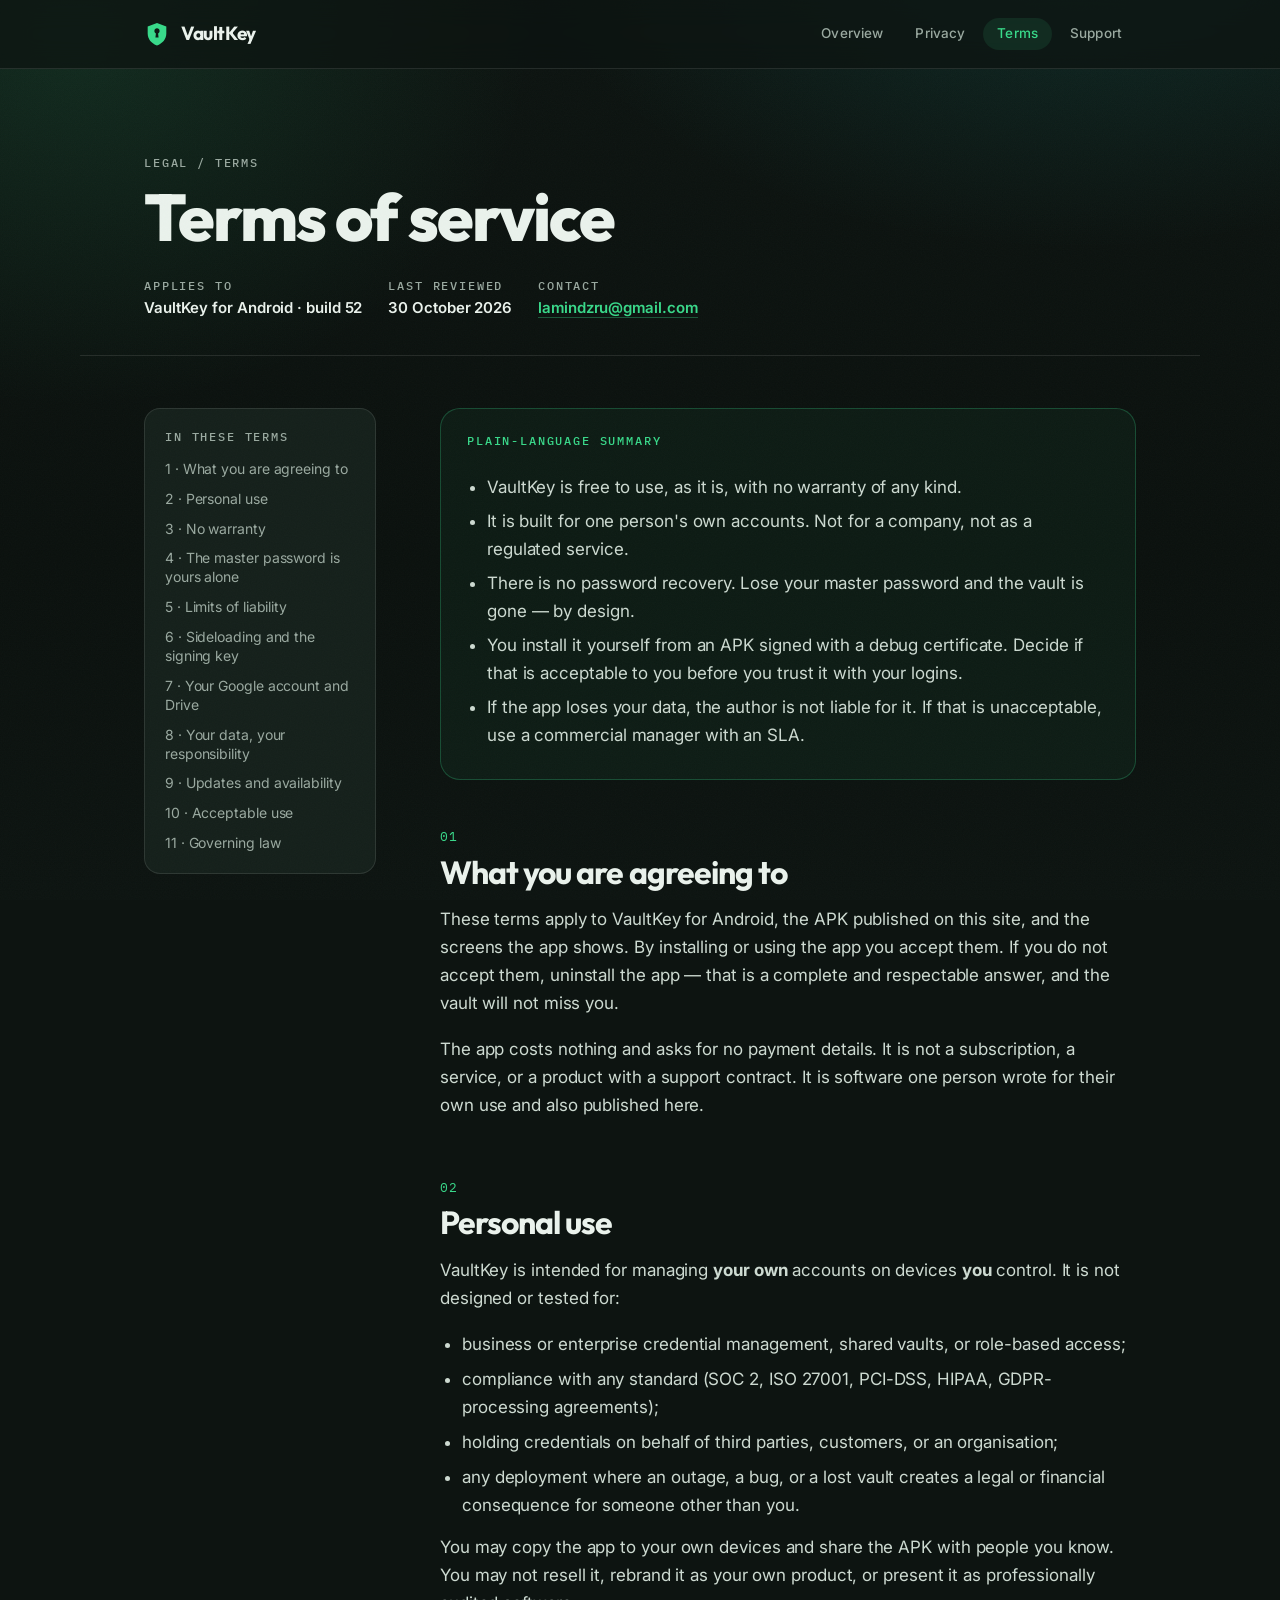
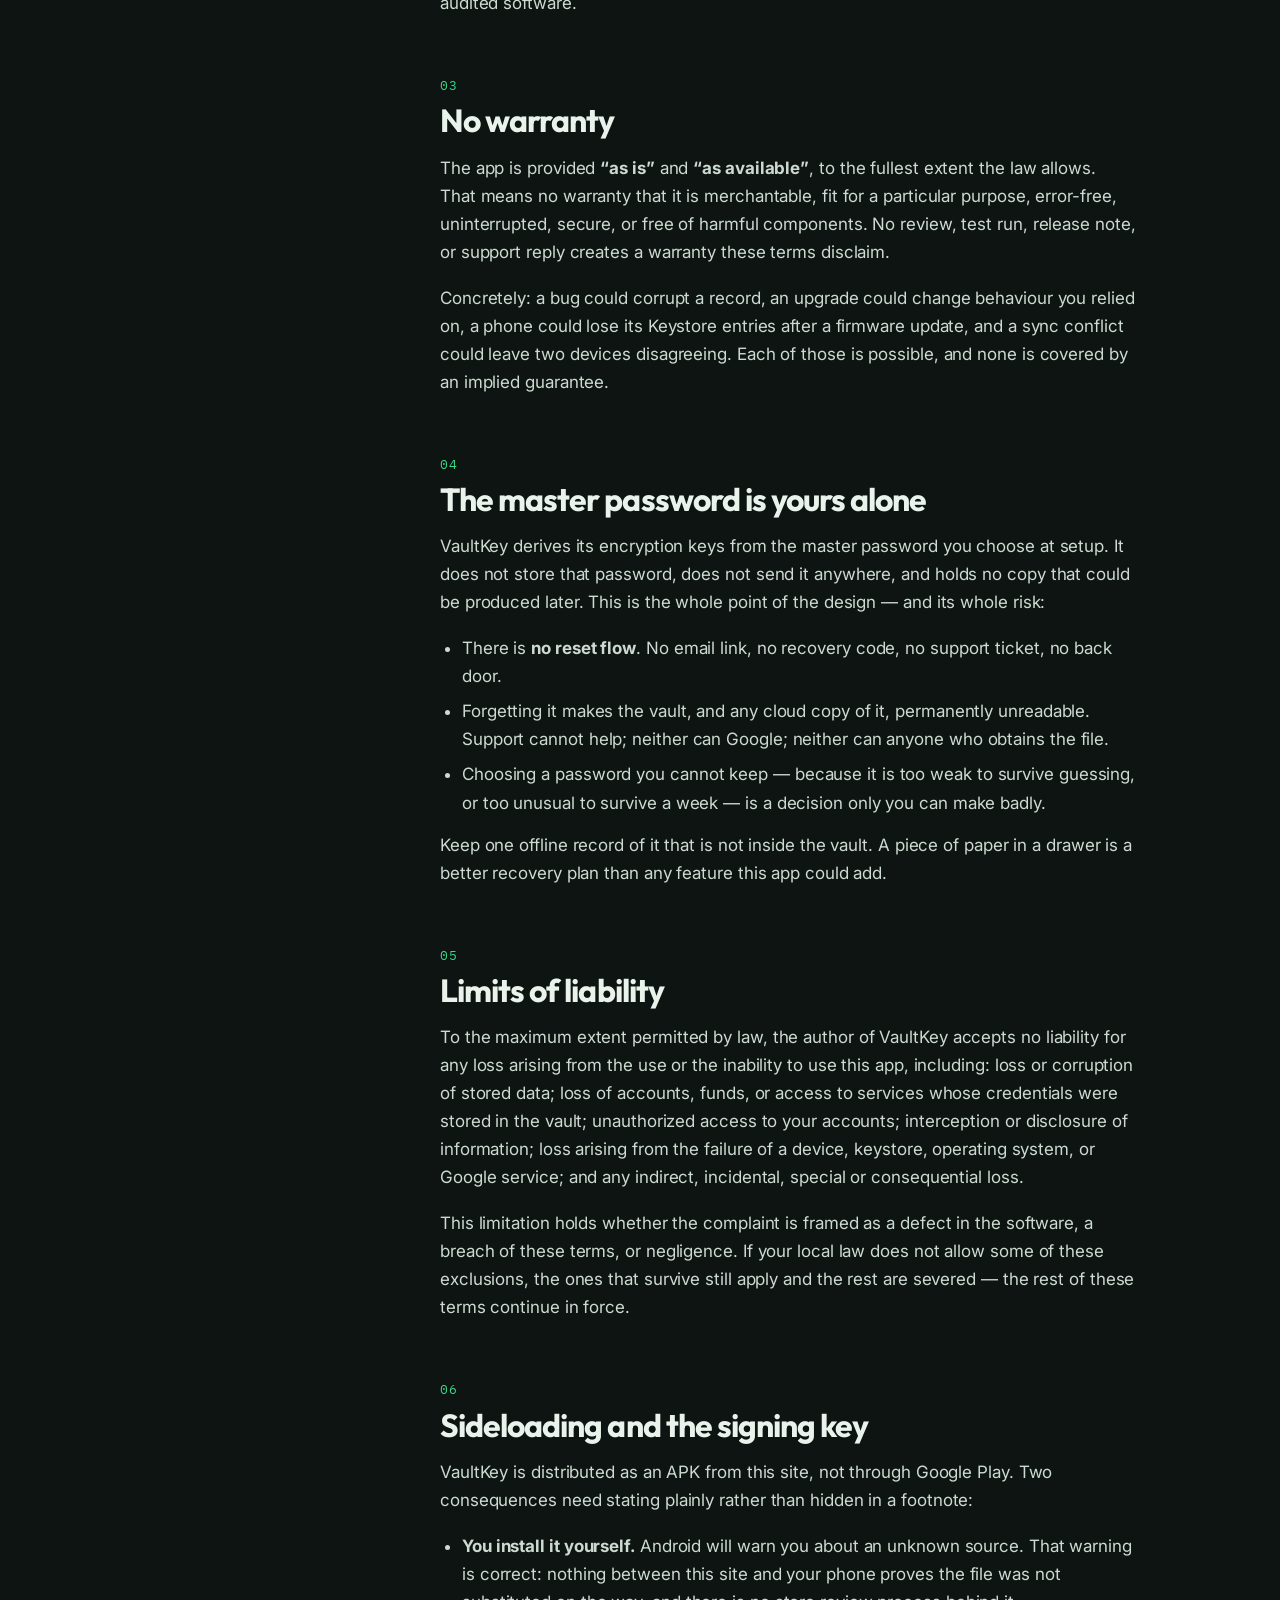
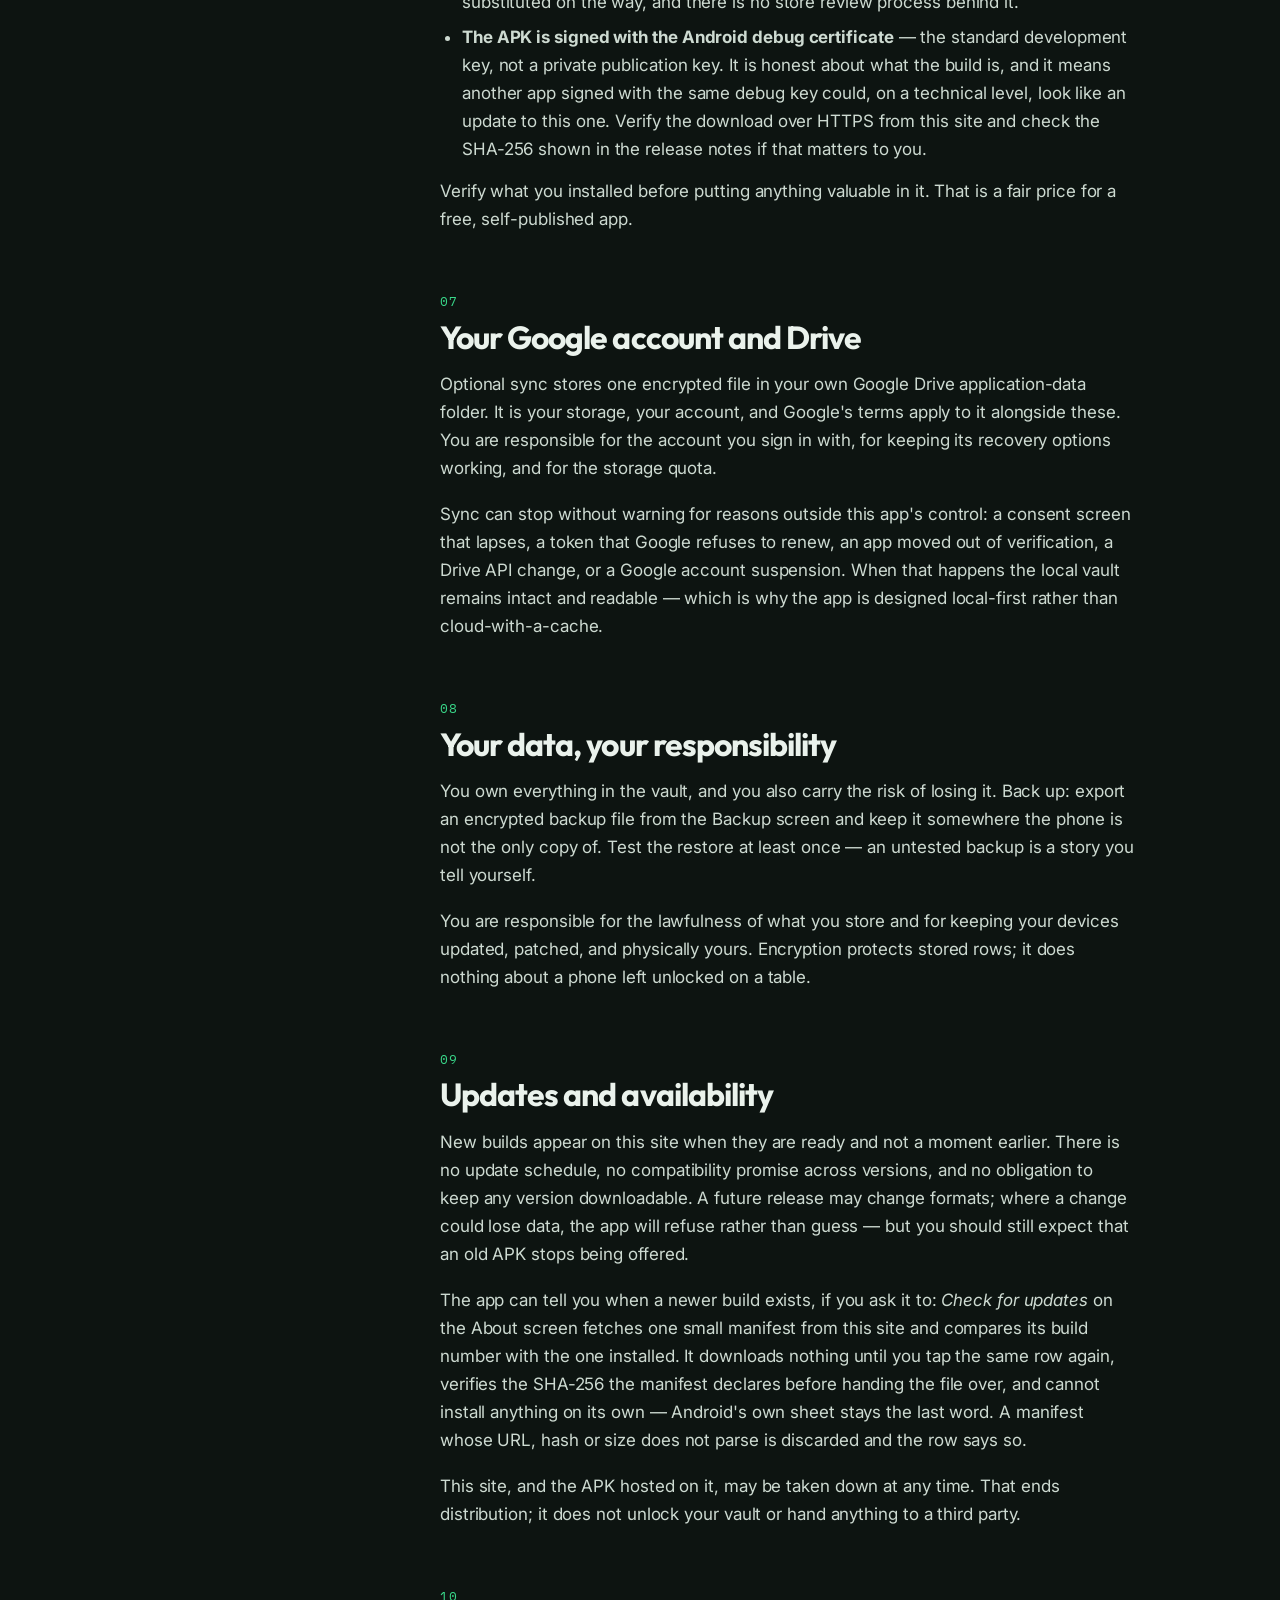
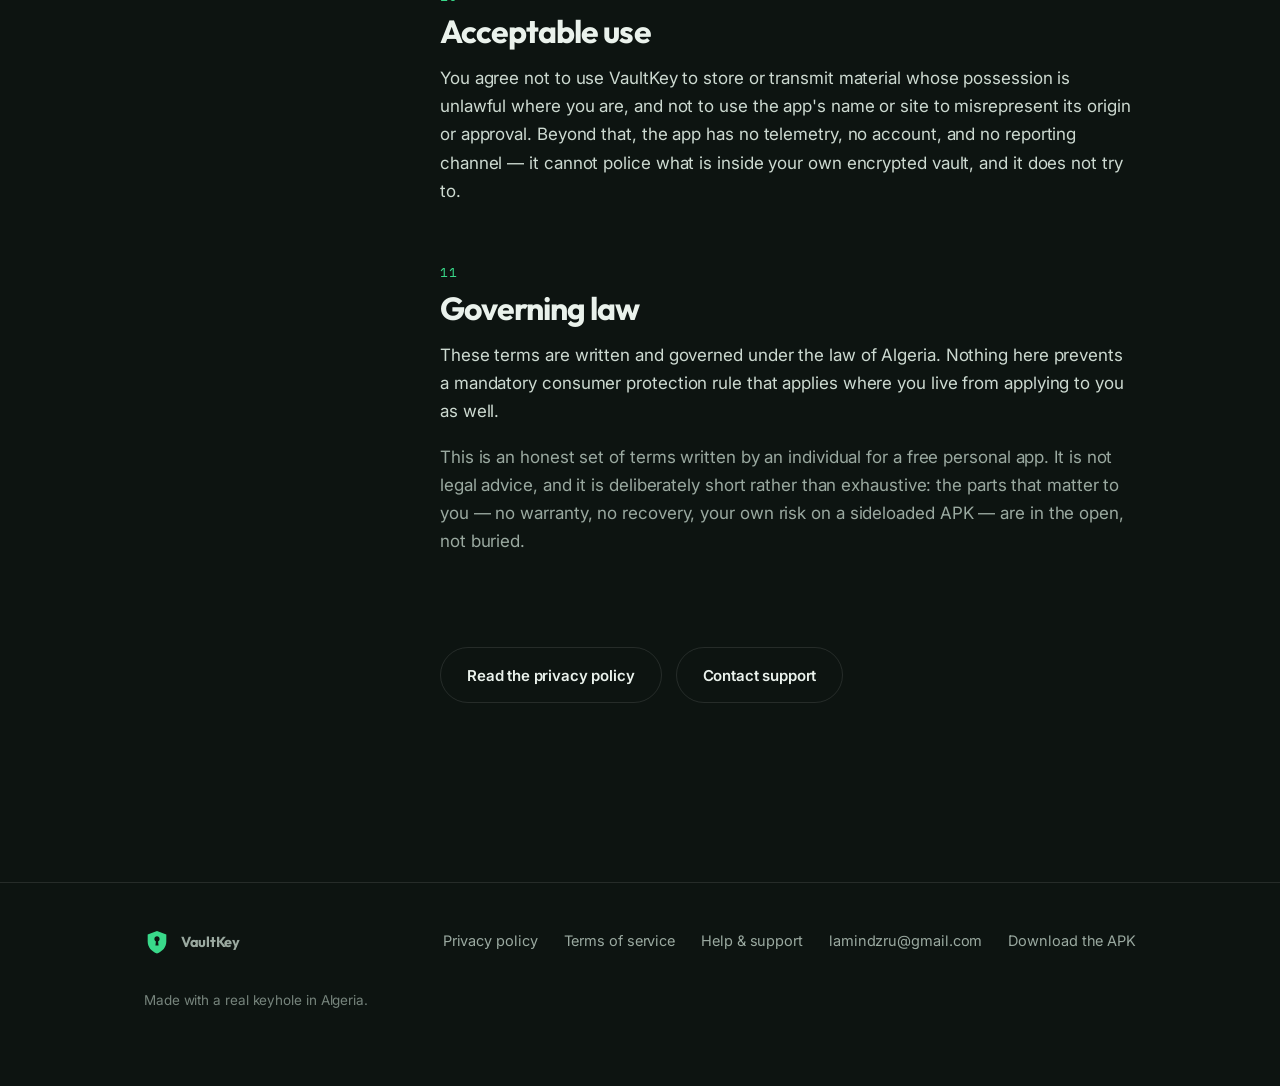
<file: terms.html>
<!DOCTYPE html>
<html lang="en">
<head>
<meta charset="utf-8">
<meta name="viewport" content="width=device-width, initial-scale=1">
<title>Terms of service — VaultKey</title>
<meta name="description" content="VaultKey is provided as-is, for personal use, with no warranty and no recovery path for a lost master password. These terms say so plainly.">
<meta name="theme-color" content="#0d1411">
<meta property="og:type" content="article">
<meta property="og:title" content="VaultKey — Terms of service">
<meta property="og:url" content="https://lamin-sudo.github.io/vaultkey-site/terms.html">
<link rel="icon" href="assets/logo.svg" type="image/svg+xml">
<link rel="stylesheet" href="assets/site.css">
</head>
<body>

<header class="mast">
  <div class="wrap mast-row">
    <a class="brand" href="./">
      <svg viewBox="0 0 24 24" aria-hidden="true"><path fill="currentColor" fill-rule="evenodd" d="M12,1.8 L20.6,5 L20.6,11.6 C20.6,16.8 17,21 12,22.6 C7,21 3.4,16.8 3.4,11.6 L3.4,5 Z M12,6.8 C13.32,6.8 14.4,7.88 14.4,9.2 C14.4,10.18 13.83,11.03 13,11.45 L13.45,15.2 L10.55,15.2 L11,11.45 C10.17,11.03 9.6,10.18 9.6,9.2 C9.6,7.88 10.68,6.8 12,6.8 Z"/></svg>
      VaultKey
    </a>
    <nav class="sites">
      <a href="./">Overview</a>
      <a href="privacy.html">Privacy</a>
      <a href="terms.html" aria-current="page">Terms</a>
      <a href="support.html">Support</a>
    </nav>
  </div>
</header>

<main>

  <div class="wrap doc-head">
    <p class="mono">legal / terms</p>
    <h1>Terms of service</h1>
    <div class="meta">
      <div><span class="mono">applies to</span><b>VaultKey for Android · build 52</b></div>
      <div><span class="mono">last reviewed</span><b>30 October 2026</b></div>
      <div><span class="mono">contact</span><b><a href="mailto:lamindzru@gmail.com">lamindzru@gmail.com</a></b></div>
    </div>
  </div>

  <div class="wrap doc">
    <nav class="toc" aria-label="Sections">
      <span class="mono">in these terms</span>
      <a href="#t1">1 · What you are agreeing to</a>
      <a href="#t2">2 · Personal use</a>
      <a href="#t3">3 · No warranty</a>
      <a href="#t4">4 · The master password is yours alone</a>
      <a href="#t5">5 · Limits of liability</a>
      <a href="#t6">6 · Sideloading and the signing key</a>
      <a href="#t7">7 · Your Google account and Drive</a>
      <a href="#t8">8 · Your data, your responsibility</a>
      <a href="#t9">9 · Updates and availability</a>
      <a href="#t10">10 · Acceptable use</a>
      <a href="#t11">11 · Governing law</a>
    </nav>

    <div class="prose">

      <div class="summary">
        <p class="mono" style="color:var(--primary)">plain-language summary</p>
        <ul>
          <li>VaultKey is free to use, as it is, with no warranty of any kind.</li>
          <li>It is built for one person's own accounts. Not for a company, not as a regulated service.</li>
          <li>There is no password recovery. Lose your master password and the vault is gone — by design.</li>
          <li>You install it yourself from an APK signed with a debug certificate. Decide if that is acceptable to you before you trust it with your logins.</li>
          <li>If the app loses your data, the author is not liable for it. If that is unacceptable, use a commercial manager with an SLA.</li>
        </ul>
      </div>

      <section id="t1">
        <p class="num">01</p>
        <h2>What you are agreeing to</h2>
        <p>These terms apply to VaultKey for Android, the APK published on this site, and the screens the app shows. By installing or using the app you accept them. If you do not accept them, uninstall the app — that is a complete and respectable answer, and the vault will not miss you.</p>
        <p>The app costs nothing and asks for no payment details. It is not a subscription, a service, or a product with a support contract. It is software one person wrote for their own use and also published here.</p>
      </section>

      <section id="t2">
        <p class="num">02</p>
        <h2>Personal use</h2>
        <p>VaultKey is intended for managing <strong>your own</strong> accounts on devices <strong>you</strong> control. It is not designed or tested for:</p>
        <ul>
          <li>business or enterprise credential management, shared vaults, or role-based access;</li>
          <li>compliance with any standard (SOC 2, ISO 27001, PCI-DSS, HIPAA, GDPR-processing agreements);</li>
          <li>holding credentials on behalf of third parties, customers, or an organisation;</li>
          <li>any deployment where an outage, a bug, or a lost vault creates a legal or financial consequence for someone other than you.</li>
        </ul>
        <p>You may copy the app to your own devices and share the APK with people you know. You may not resell it, rebrand it as your own product, or present it as professionally audited software.</p>
      </section>

      <section id="t3">
        <p class="num">03</p>
        <h2>No warranty</h2>
        <p>The app is provided <strong>“as is”</strong> and <strong>“as available”</strong>, to the fullest extent the law allows. That means no warranty that it is merchantable, fit for a particular purpose, error-free, uninterrupted, secure, or free of harmful components. No review, test run, release note, or support reply creates a warranty these terms disclaim.</p>
        <p>Concretely: a bug could corrupt a record, an upgrade could change behaviour you relied on, a phone could lose its Keystore entries after a firmware update, and a sync conflict could leave two devices disagreeing. Each of those is possible, and none is covered by an implied guarantee.</p>
      </section>

      <section id="t4">
        <p class="num">04</p>
        <h2>The master password is yours alone</h2>
        <p>VaultKey derives its encryption keys from the master password you choose at setup. It does not store that password, does not send it anywhere, and holds no copy that could be produced later. This is the whole point of the design — and its whole risk:</p>
        <ul>
          <li>There is <strong>no reset flow</strong>. No email link, no recovery code, no support ticket, no back door.</li>
          <li>Forgetting it makes the vault, and any cloud copy of it, permanently unreadable. Support cannot help; neither can Google; neither can anyone who obtains the file.</li>
          <li>Choosing a password you cannot keep — because it is too weak to survive guessing, or too unusual to survive a week — is a decision only you can make badly.</li>
        </ul>
        <p>Keep one offline record of it that is not inside the vault. A piece of paper in a drawer is a better recovery plan than any feature this app could add.</p>
      </section>

      <section id="t5">
        <p class="num">05</p>
        <h2>Limits of liability</h2>
        <p>To the maximum extent permitted by law, the author of VaultKey accepts no liability for any loss arising from the use or the inability to use this app, including: loss or corruption of stored data; loss of accounts, funds, or access to services whose credentials were stored in the vault; unauthorized access to your accounts; interception or disclosure of information; loss arising from the failure of a device, keystore, operating system, or Google service; and any indirect, incidental, special or consequential loss.</p>
        <p>This limitation holds whether the complaint is framed as a defect in the software, a breach of these terms, or negligence. If your local law does not allow some of these exclusions, the ones that survive still apply and the rest are severed — the rest of these terms continue in force.</p>
      </section>

      <section id="t6">
        <p class="num">06</p>
        <h2>Sideloading and the signing key</h2>
        <p>VaultKey is distributed as an APK from this site, not through Google Play. Two consequences need stating plainly rather than hidden in a footnote:</p>
        <ul>
          <li><strong>You install it yourself.</strong> Android will warn you about an unknown source. That warning is correct: nothing between this site and your phone proves the file was not substituted on the way, and there is no store review process behind it.</li>
          <li><strong>The APK is signed with the Android debug certificate</strong> — the standard development key, not a private publication key. It is honest about what the build is, and it means another app signed with the same debug key could, on a technical level, look like an update to this one. Verify the download over HTTPS from this site and check the SHA-256 shown in the release notes if that matters to you.</li>
        </ul>
        <p>Verify what you installed before putting anything valuable in it. That is a fair price for a free, self-published app.</p>
      </section>

      <section id="t7">
        <p class="num">07</p>
        <h2>Your Google account and Drive</h2>
        <p>Optional sync stores one encrypted file in your own Google Drive application-data folder. It is your storage, your account, and Google's terms apply to it alongside these. You are responsible for the account you sign in with, for keeping its recovery options working, and for the storage quota.</p>
        <p>Sync can stop without warning for reasons outside this app's control: a consent screen that lapses, a token that Google refuses to renew, an app moved out of verification, a Drive API change, or a Google account suspension. When that happens the local vault remains intact and readable — which is why the app is designed local-first rather than cloud-with-a-cache.</p>
      </section>

      <section id="t8">
        <p class="num">08</p>
        <h2>Your data, your responsibility</h2>
        <p>You own everything in the vault, and you also carry the risk of losing it. Back up: export an encrypted backup file from the Backup screen and keep it somewhere the phone is not the only copy of. Test the restore at least once — an untested backup is a story you tell yourself.</p>
        <p>You are responsible for the lawfulness of what you store and for keeping your devices updated, patched, and physically yours. Encryption protects stored rows; it does nothing about a phone left unlocked on a table.</p>
      </section>

      <section id="t9">
        <p class="num">09</p>
        <h2>Updates and availability</h2>
        <p>New builds appear on this site when they are ready and not a moment earlier. There is no update schedule, no compatibility promise across versions, and no obligation to keep any version downloadable. A future release may change formats; where a change could lose data, the app will refuse rather than guess — but you should still expect that an old APK stops being offered.</p>
        <p>The app can tell you when a newer build exists, if you ask it to: <em>Check for updates</em> on the About screen fetches one small manifest from this site and compares its build number with the one installed. It downloads nothing until you tap the same row again, verifies the SHA-256 the manifest declares before handing the file over, and cannot install anything on its own — Android's own sheet stays the last word. A manifest whose URL, hash or size does not parse is discarded and the row says so.</p>
        <p>This site, and the APK hosted on it, may be taken down at any time. That ends distribution; it does not unlock your vault or hand anything to a third party.</p>
      </section>

      <section id="t10">
        <p class="num">10</p>
        <h2>Acceptable use</h2>
        <p>You agree not to use VaultKey to store or transmit material whose possession is unlawful where you are, and not to use the app's name or site to misrepresent its origin or approval. Beyond that, the app has no telemetry, no account, and no reporting channel — it cannot police what is inside your own encrypted vault, and it does not try to.</p>
      </section>

      <section id="t11">
        <p class="num">11</p>
        <h2>Governing law</h2>
        <p>These terms are written and governed under the law of Algeria. Nothing here prevents a mandatory consumer protection rule that applies where you live from applying to you as well.</p>
        <p style="color:var(--muted)">This is an honest set of terms written by an individual for a free personal app. It is not legal advice, and it is deliberately short rather than exhaustive: the parts that matter to you — no warranty, no recovery, your own risk on a sideloaded APK — are in the open, not buried.</p>
      </section>

      <div class="hero-cta">
        <a class="btn btn-ghost" href="privacy.html">Read the privacy policy</a>
        <a class="btn btn-ghost" href="support.html">Contact support</a>
      </div>
    </div>
  </div>

</main>

<footer class="foot">
  <div class="wrap">
    <div class="foot-grid">
      <div>
        <a class="brand" href="./" style="border:0">
          <svg viewBox="0 0 24 24" aria-hidden="true"><path fill="currentColor" fill-rule="evenodd" d="M12,1.8 L20.6,5 L20.6,11.6 C20.6,16.8 17,21 12,22.6 C7,21 3.4,16.8 3.4,11.6 L3.4,5 Z M12,6.8 C13.32,6.8 14.4,7.88 14.4,9.2 C14.4,10.18 13.83,11.03 13,11.45 L13.45,15.2 L10.55,15.2 L11,11.45 C10.17,11.03 9.6,10.18 9.6,9.2 C9.6,7.88 10.68,6.8 12,6.8 Z"/></svg>
          VaultKey
        </a>
        <p class="foot sig">Made with a real keyhole in Algeria.</p>
      </div>
      <div class="cols">
        <a href="privacy.html">Privacy policy</a>
        <a href="terms.html">Terms of service</a>
        <a href="support.html">Help &amp; support</a>
        <a href="mailto:lamindzru@gmail.com">lamindzru@gmail.com</a>
        <a href="VaultKey-v55.apk" download>Download the APK</a>
      </div>
    </div>
  </div>
</footer>

</body>
</html>
</file>
<file: assets/site.css>
/* ==========================================================================
   VaultKey — site stylesheet. One file, four pages.
   Direction: an instrument panel for a vault. Dark forest-green ground,
   exactly one lit element per view (the rule the app's own theme uses),
   engraved hairlines, mono microlabels, Outfit display, Inter body.
   Palette values are copied from the app's ui/theme/Color.kt, not
   re-interpreted, so site and APK read as one product.
   ========================================================================== */

@import url("https://fonts.googleapis.com/css2?family=Outfit:wght@500;600;700;800&family=Inter:wght@400;500;600&family=IBM+Plex+Mono:wght@400;500&display=swap");

:root {
  --bg: #0d1411;
  --surface: #15201b;
  --surface-2: #1d2b25;
  --surface-3: #263730;
  --outline: #2e4038;
  --primary: #39d98a;
  --accent: #22d3c4;
  --text: #eaf2ec;
  --muted: #9aa9a0;
  --warn: #f5a35c;
  --danger: #ff6b6b;

  --radius-card: 20px;
  --radius-field: 16px;
  --hair: rgba(255, 255, 255, 0.1);
  --lit: rgba(57, 217, 138, 0.18);

  --gutter: clamp(20px, 5vw, 68px);
  --maxw: 1120px;
  --stack: clamp(48px, 7vw, 104px);

  --font-display: "Outfit", "Inter", sans-serif;
  --font-body: "Inter", system-ui, sans-serif;
  --font-mono: "IBM Plex Mono", ui-monospace, monospace;
}

*,
*::before,
*::after {
  box-sizing: border-box;
}

html {
  scroll-behavior: smooth;
  -webkit-text-size-adjust: 100%;
}

body {
  margin: 0;
  background: var(--bg);
  color: var(--text);
  font: 400 17px/1.65 var(--font-body);
  letter-spacing: -0.005em;
  overflow-x: hidden;
  /* Atmosphere: a low ceiling glow plus a hard light pool behind the fold, so
     the ground never reads as flat black. */
  background-image:
    radial-gradient(880px 520px at 84% -8%, rgba(34, 211, 196, 0.13), transparent 62%),
    radial-gradient(760px 620px at 6% 4%, rgba(57, 217, 138, 0.12), transparent 60%),
    linear-gradient(180deg, #0d1411 0%, #0b110e 62%, #0d1411 100%);
  background-attachment: fixed;
}

/* Grain: a 3px SVG tile at low alpha. Cheap, and it kills the "flat CSS" look. */
body::after {
  content: "";
  position: fixed;
  inset: 0;
  z-index: 2;
  pointer-events: none;
  opacity: 0.05;
  background-image: url("data:image/svg+xml,%3Csvg xmlns='http://www.w3.org/2000/svg' width='140' height='140'%3E%3Cfilter id='n'%3E%3CfeTurbulence type='fractalNoise' baseFrequency='0.85' numOctaves='3'/%3E%3C/filter%3E%3Crect width='140' height='140' filter='url(%23n)' opacity='0.5'/%3E%3C/svg%3E");
}

main {
  position: relative;
  z-index: 1;
}

/* ── Type ─────────────────────────────────────────────────────────────── */

h1,
h2,
h3,
h4 {
  font-family: var(--font-display);
  font-weight: 700;
  letter-spacing: -0.03em;
  line-height: 1.04;
  margin: 0;
  text-wrap: balance;
}

h1 {
  font-size: clamp(46px, 9.4vw, 104px);
  font-weight: 800;
}

h2 {
  font-size: clamp(30px, 4.4vw, 50px);
}

h3 {
  font-size: clamp(20px, 2.4vw, 26px);
  letter-spacing: -0.02em;
}

p {
  margin: 0 0 1.05em;
}

a {
  color: var(--primary);
  text-decoration: none;
  border-bottom: 1px solid rgba(57, 217, 138, 0.34);
  transition: border-color 0.2s, color 0.2s;
}

a:hover {
  color: #7cf0b6;
  border-color: currentColor;
}

:where(a, button, summary, input, textarea, select):focus-visible {
  outline: 2px solid var(--accent);
  outline-offset: 3px;
  border-radius: 6px;
}

.mono {
  font: 500 11.5px/1.4 var(--font-mono);
  letter-spacing: 0.16em;
  text-transform: uppercase;
  color: var(--muted);
}

.lit {
  color: var(--primary);
}

.lede {
  font-size: clamp(18px, 2.1vw, 22px);
  line-height: 1.55;
  color: #cfdcd3;
  max-width: 34ch;
}

/* ── Shell ────────────────────────────────────────────────────────────── */

.wrap {
  width: 100%;
  max-width: var(--maxw);
  margin-inline: auto;
  padding-inline: var(--gutter);
}

section {
  padding-block: var(--stack);
}

.rule {
  height: 1px;
  background: linear-gradient(90deg, transparent, var(--outline) 12%, var(--outline) 88%, transparent);
}

/* ── Masthead ─────────────────────────────────────────────────────────── */

header.mast {
  position: sticky;
  top: 0;
  z-index: 20;
  backdrop-filter: blur(14px);
  background: rgba(13, 20, 17, 0.72);
  border-bottom: 1px solid var(--hair);
}

.mast-row {
  display: flex;
  align-items: center;
  gap: 22px;
  height: 68px;
}

.brand {
  display: inline-flex;
  align-items: center;
  gap: 11px;
  color: var(--text);
  border: 0;
  font-family: var(--font-display);
  font-weight: 700;
  font-size: 19px;
  letter-spacing: -0.02em;
}

.brand svg {
  width: 26px;
  height: 26px;
  color: var(--primary);
}

nav.sites {
  margin-inline-start: auto;
  display: flex;
  gap: 4px;
  align-items: center;
  flex-wrap: wrap;
}

nav.sites a {
  color: var(--muted);
  border: 0;
  padding: 9px 14px;
  border-radius: 999px;
  font: 500 13.5px/1 var(--font-body);
  letter-spacing: 0.01em;
}

nav.sites a:hover {
  color: var(--text);
  background: var(--surface-2);
}

nav.sites a[aria-current="page"] {
  color: var(--primary);
  background: rgba(57, 217, 138, 0.1);
}

/* ── Buttons ──────────────────────────────────────────────────────────── */

.btn {
  display: inline-flex;
  align-items: center;
  justify-content: center;
  gap: 10px;
  min-height: 56px;
  padding: 0 26px;
  border-radius: 999px;
  border: 1px solid transparent;
  font: 600 15px/1 var(--font-body);
  letter-spacing: -0.01em;
  cursor: pointer;
  transition: transform 0.18s cubic-bezier(0.2, 0.8, 0.2, 1), box-shadow 0.25s, background 0.2s;
}

.btn-primary {
  background: linear-gradient(102deg, var(--primary), var(--accent));
  color: #06170f;
  box-shadow: 0 0 0 rgba(57, 217, 138, 0);
}

/* One lit element per view: the download button is the only thing that glows. */
.btn-primary:hover {
  transform: translateY(-2px);
  box-shadow: 0 18px 46px -14px var(--lit), 0 0 0 1px rgba(57, 217, 138, 0.5) inset;
  color: #04150d;
}

.btn-ghost {
  background: transparent;
  color: var(--text);
  border-color: var(--hair);
}

.btn-ghost:hover {
  border-color: rgba(57, 217, 138, 0.5);
  background: var(--surface);
}

.btn svg {
  width: 17px;
  height: 17px;
}

/* ── Hero ─────────────────────────────────────────────────────────────── */

.hero {
  padding-block: clamp(56px, 9vw, 112px) clamp(40px, 6vw, 72px);
  position: relative;
}

.hero-grid {
  display: grid;
  gap: clamp(34px, 6vw, 72px);
  align-items: center;
  grid-template-columns: 1.15fr 0.85fr;
}

.hero h1 span.line {
  display: block;
}

.hero h1 .line:nth-child(2) {
  color: var(--primary);
}

.hero-cta {
  display: flex;
  flex-wrap: wrap;
  gap: 14px;
  margin-top: 34px;
}

.hero-meta {
  display: flex;
  flex-wrap: wrap;
  gap: 10px 26px;
  margin-top: 34px;
  padding-top: 22px;
  border-top: 1px solid var(--hair);
}

.hero-meta div {
  display: grid;
  gap: 2px;
}

.hero-meta b {
  font: 600 15px/1.2 var(--font-body);
  color: var(--text);
}

/* The mark, enlarged: the keyhole is the only aperture, so the shield is drawn
   as one even-odd path — identical geometry to ic_vaultkey_mark.xml. */
.mark {
  position: relative;
  display: grid;
  place-items: center;
  aspect-ratio: 1;
  border-radius: 32px;
  background:
    radial-gradient(58% 58% at 50% 42%, rgba(57, 217, 138, 0.16), transparent 70%),
    linear-gradient(180deg, var(--surface-2), var(--surface));
  border: 1px solid var(--hair);
  overflow: hidden;
}

.mark::before {
  content: "";
  position: absolute;
  inset: 0;
  background:
    repeating-linear-gradient(180deg, transparent 0 46px, rgba(255, 255, 255, 0.028) 46px 47px),
    repeating-linear-gradient(90deg, transparent 0 46px, rgba(255, 255, 255, 0.028) 46px 47px);
  mask-image: radial-gradient(70% 70% at 50% 45%, #000 40%, transparent 100%);
}

.mark svg {
  position: relative;
  width: min(58%, 260px);
  height: auto;
  color: var(--primary);
  filter: drop-shadow(0 22px 42px rgba(57, 217, 138, 0.28));
  animation: breathe 7.5s ease-in-out infinite;
}

.mark .tag {
  position: absolute;
  left: 18px;
  bottom: 16px;
}

@keyframes breathe {
  0%, 100% { transform: scale(1); opacity: 0.94; }
  50% { transform: scale(1.035); opacity: 1; }
}

/* Load choreography: one staggered reveal, not scattered micro-movement. */
.reveal > * {
  animation: rise 0.85s cubic-bezier(0.16, 0.84, 0.24, 1) both;
}

.reveal > *:nth-child(1) { animation-delay: 0.02s; }
.reveal > *:nth-child(2) { animation-delay: 0.1s; }
.reveal > *:nth-child(3) { animation-delay: 0.18s; }
.reveal > *:nth-child(4) { animation-delay: 0.26s; }
.reveal > *:nth-child(5) { animation-delay: 0.34s; }
.reveal > *:nth-child(6) { animation-delay: 0.42s; }

@keyframes rise {
  from { opacity: 0; transform: translateY(18px); }
  to { opacity: 1; transform: none; }
}

/* ── Feature grid ─────────────────────────────────────────────────────── */

.head {
  display: grid;
  gap: 14px;
  margin-bottom: 44px;
  max-width: 62ch;
}

.grid {
  display: grid;
  gap: 16px;
  grid-template-columns: repeat(auto-fit, minmax(min(320px, 100%), 1fr));
}

.card {
  position: relative;
  display: grid;
  gap: 12px;
  padding: 26px 26px 28px;
  border-radius: var(--radius-card);
  background: linear-gradient(180deg, var(--surface), rgba(21, 32, 27, 0.6));
  border: 1px solid var(--hair);
  overflow: hidden;
  transition: transform 0.25s cubic-bezier(0.2, 0.8, 0.2, 1), border-color 0.25s;
}

/* Engraved top rule: the panel-instrument detail that replaces icon soup. */
.card::before {
  content: "";
  position: absolute;
  top: 0;
  left: 26px;
  width: 46px;
  height: 2px;
  background: var(--outline);
  transition: background 0.25s, width 0.35s;
}

.card:hover {
  transform: translateY(-3px);
  border-color: rgba(57, 217, 138, 0.34);
}

.card:hover::before {
  background: var(--primary);
  width: 78px;
}

.card h3 {
  font-weight: 600;
}

.card p {
  color: var(--muted);
  font-size: 15.5px;
  line-height: 1.6;
  margin: 0;
}

.card .idx {
  color: rgba(154, 169, 160, 0.75);
}

/* ── Spec sheet ───────────────────────────────────────────────────────── */

.spec {
  border: 1px solid var(--hair);
  border-radius: var(--radius-card);
  overflow: hidden;
  background: var(--surface);
}

.spec-row {
  display: grid;
  grid-template-columns: 210px 1fr;
  gap: 18px;
  padding: 17px 24px;
  border-top: 1px solid rgba(255, 255, 255, 0.06);
  align-items: baseline;
}

.spec-row:first-child {
  border-top: 0;
}

.spec-row dt {
  margin: 0;
  font: 500 11.5px/1.5 var(--font-mono);
  letter-spacing: 0.14em;
  text-transform: uppercase;
  color: var(--muted);
}

.spec-row dd {
  margin: 0;
  font-size: 15.5px;
  color: #d9e5dc;
}

.spec-row dd code {
  font: 500 13.5px/1 var(--font-mono);
  color: var(--accent);
  background: rgba(34, 211, 196, 0.09);
  padding: 3px 7px;
  border-radius: 6px;
}

/* Inline code appears in the sync steps, the spec sheet and the legal prose —
   one rule so it never inherits the browser default. */
code {
  font: 500 0.86em/1.3 var(--font-mono);
  color: var(--accent);
  background: rgba(34, 211, 196, 0.09);
  padding: 2px 6px;
  border-radius: 6px;
  word-break: break-word;
}

/* ── Steps ────────────────────────────────────────────────────────────── */

.steps {
  display: grid;
  gap: 0;
  counter-reset: step;
}

.step {
  display: grid;
  grid-template-columns: 62px 1fr;
  gap: 20px;
  padding: 24px 0;
  border-top: 1px solid var(--hair);
  align-items: start;
}

.step:last-child {
  border-bottom: 1px solid var(--hair);
}

.step .n {
  display: grid;
  place-items: center;
  width: 46px;
  height: 46px;
  border-radius: 999px;
  border: 1px solid var(--outline);
  font: 500 13px/1 var(--font-mono);
  color: var(--primary);
  background: rgba(57, 217, 138, 0.07);
}

.step p {
  color: var(--muted);
  margin: 6px 0 0;
  font-size: 15.5px;
}

.step h3 {
  font-size: 20px;
}

/* ── Pull quote / honesty block ───────────────────────────────────────── */

.note {
  display: grid;
  gap: 10px;
  padding: 26px 28px;
  border-radius: var(--radius-card);
  background:
    linear-gradient(180deg, rgba(34, 211, 196, 0.07), transparent),
    var(--surface);
  border: 1px solid rgba(34, 211, 196, 0.22);
}

.note h3 {
  font-size: 19px;
  color: var(--accent);
}

.note p {
  margin: 0;
  color: #c7d6cd;
  font-size: 15.5px;
}

/* ── Legal document ───────────────────────────────────────────────────── */

.doc-head {
  padding-block: clamp(44px, 7vw, 86px) 34px;
  border-bottom: 1px solid var(--hair);
}

.doc-head h1 {
  font-size: clamp(36px, 6.2vw, 66px);
}

.doc-head .meta {
  display: flex;
  flex-wrap: wrap;
  gap: 10px 26px;
  margin-top: 26px;
}

/* Label above value, as in the hero meta strip — without this the mono label
   and its value run into one another on one line. */
.doc-head .meta div {
  display: grid;
  gap: 2px;
}

.doc-head .meta b {
  font-weight: 600;
  font-size: 15px;
}

.doc {
  display: grid;
  grid-template-columns: 232px 1fr;
  gap: clamp(28px, 5vw, 64px);
  padding-block: 52px var(--stack);
  align-items: start;
}

.doc nav.toc {
  position: sticky;
  top: 96px;
  display: grid;
  gap: 11px;
  padding: 20px;
  border: 1px solid var(--hair);
  border-radius: var(--radius-field);
  background: var(--surface);
}

.doc nav.toc a {
  color: var(--muted);
  border: 0;
  font-size: 14px;
  line-height: 1.35;
  display: block;
}

.doc nav.toc a:hover {
  color: var(--primary);
}

.doc .toc .mono {
  display: block;
  margin-bottom: 4px;
}

.prose {
  max-width: 74ch;
}

.prose > section {
  padding-block: 0 40px;
  scroll-margin-top: 96px;
}

.prose h2 {
  font-size: clamp(24px, 3vw, 32px);
  margin: 0 0 16px;
}

.prose h3 {
  font-size: 18px;
  margin: 26px 0 8px;
  color: var(--text);
}

.prose p,
.prose li {
  color: #cddad1;
}

.prose ul,
.prose ol {
  padding-inline-start: 22px;
  margin: 0 0 14px;
}

.prose li {
  margin-bottom: 7px;
}

.prose .num {
  color: var(--primary);
  font-family: var(--font-mono);
  font-size: 13px;
  letter-spacing: 0.1em;
  margin-bottom: 8px;
}

/* Plain-language box: the policy in five lines before the legal text. */
.summary {
  display: grid;
  gap: 12px;
  margin: 0 0 46px;
  padding: 24px 26px;
  border-radius: var(--radius-card);
  border: 1px solid rgba(57, 217, 138, 0.26);
  background: rgba(57, 217, 138, 0.05);
}

.summary ul {
  margin: 0;
  padding-inline-start: 20px;
  color: #d7e4da;
}

.summary li {
  margin-bottom: 6px;
}

/* ── Support form ─────────────────────────────────────────────────────── */

.split {
  display: grid;
  grid-template-columns: 1.05fr 0.95fr;
  gap: clamp(28px, 5vw, 56px);
  align-items: start;
}

form.panel {
  display: grid;
  gap: 16px;
  padding: 26px;
  border-radius: var(--radius-card);
  border: 1px solid var(--hair);
  background: var(--surface);
}

.field {
  display: grid;
  gap: 8px;
}

.field label {
  font: 500 11.5px/1.4 var(--font-mono);
  letter-spacing: 0.14em;
  text-transform: uppercase;
  color: var(--muted);
}

input[type="text"],
input[type="email"],
textarea {
  width: 100%;
  padding: 14px 16px;
  border-radius: var(--radius-field);
  background: var(--bg);
  border: 1px solid var(--outline);
  color: var(--text);
  font: 400 16px/1.5 var(--font-body);
  transition: border-color 0.2s, box-shadow 0.2s;
}

input:focus,
textarea:focus {
  outline: none;
  border-color: rgba(57, 217, 138, 0.6);
  box-shadow: 0 0 0 3px rgba(57, 217, 138, 0.12);
}

textarea {
  min-height: 132px;
  resize: vertical;
}

.hp {
  position: absolute;
  left: -9999px;
}

.form-note {
  color: var(--muted);
  font-size: 13.5px;
  margin: 0;
}

.mailcard {
  display: grid;
  gap: 8px;
  padding: 24px 26px;
  border-radius: var(--radius-card);
  border: 1px solid var(--hair);
  background: linear-gradient(180deg, var(--surface-2), var(--surface));
}

.mailcard a {
  font: 600 19px/1.3 var(--font-display);
  letter-spacing: -0.02em;
  word-break: break-all;
  border: 0;
}

details {
  border-top: 1px solid var(--hair);
  padding: 4px 0;
}

details:last-of-type {
  border-bottom: 1px solid var(--hair);
}

summary {
  display: grid;
  grid-template-columns: 1fr auto;
  gap: 18px;
  align-items: center;
  padding: 18px 2px;
  cursor: pointer;
  list-style: none;
  font-family: var(--font-display);
  font-weight: 600;
  font-size: 18px;
  letter-spacing: -0.02em;
  color: var(--text);
}

summary::-webkit-details-marker {
  display: none;
}

summary::after {
  content: "+";
  font: 400 20px/1 var(--font-mono);
  color: var(--primary);
  transition: transform 0.25s;
}

details[open] summary::after {
  transform: rotate(45deg);
}

details .answer {
  padding: 0 2px 22px;
  color: var(--muted);
  font-size: 15.5px;
}

details .answer p {
  margin: 0 0 10px;
}

details .answer a {
  color: var(--primary);
}

/* ── Footer ───────────────────────────────────────────────────────────── */

footer.foot {
  border-top: 1px solid var(--hair);
  padding-block: 46px 60px;
  margin-top: var(--stack);
}

.foot-grid {
  display: flex;
  flex-wrap: wrap;
  gap: 26px 48px;
  align-items: flex-start;
  justify-content: space-between;
}

.foot .cols {
  display: flex;
  flex-wrap: wrap;
  gap: 12px 26px;
}

.foot a {
  color: var(--muted);
  border: 0;
  font-size: 14.5px;
}

.foot a:hover {
  color: var(--primary);
}

.foot .sig {
  color: rgba(154, 169, 160, 0.75);
  font-size: 13.5px;
  margin-top: 26px;
}

/* ── Responsive ───────────────────────────────────────────────────────── */

@media (max-width: 900px) {
  .hero-grid,
  .split,
  .doc {
    grid-template-columns: 1fr;
  }

  /* Source order, and small: on a phone the headline has to be the first thing
     in view, not a 300px square that pushes it below the fold. */
  .mark {
    order: 0;
    aspect-ratio: auto;
    max-height: 190px;
    padding: 18px;
  }

  .mark svg {
    width: min(40%, 130px);
  }

  .mark .tag {
    left: 14px;
    bottom: 12px;
  }

  .doc nav.toc {
    position: static;
  }

  .spec-row {
    grid-template-columns: 1fr;
    gap: 4px;
  }
}

/* The masthead is 68px tall on desktop; once the links have to wrap, a fixed
   height clips them into the page below. */
@media (max-width: 760px) {
  .mast-row {
    height: auto;
    flex-wrap: wrap;
    gap: 8px 16px;
    padding-block: 10px;
  }

  nav.sites {
    margin-inline-start: 0;
    width: 100%;
    flex-wrap: nowrap;
    overflow-x: auto;
    scrollbar-width: none;
    padding-bottom: 2px;
  }

  nav.sites::-webkit-scrollbar {
    display: none;
  }

  nav.sites a {
    white-space: nowrap;
  }
}

@media (max-width: 560px) {
  body {
    font-size: 16px;
  }

  .btn {
    width: 100%;
  }

  .card {
    padding: 22px;
  }
}

@media (prefers-reduced-motion: reduce) {
  html {
    scroll-behavior: auto;
  }

  *,
  *::before,
  *::after {
    animation: none !important;
    transition: none !important;
  }
}
</file>
